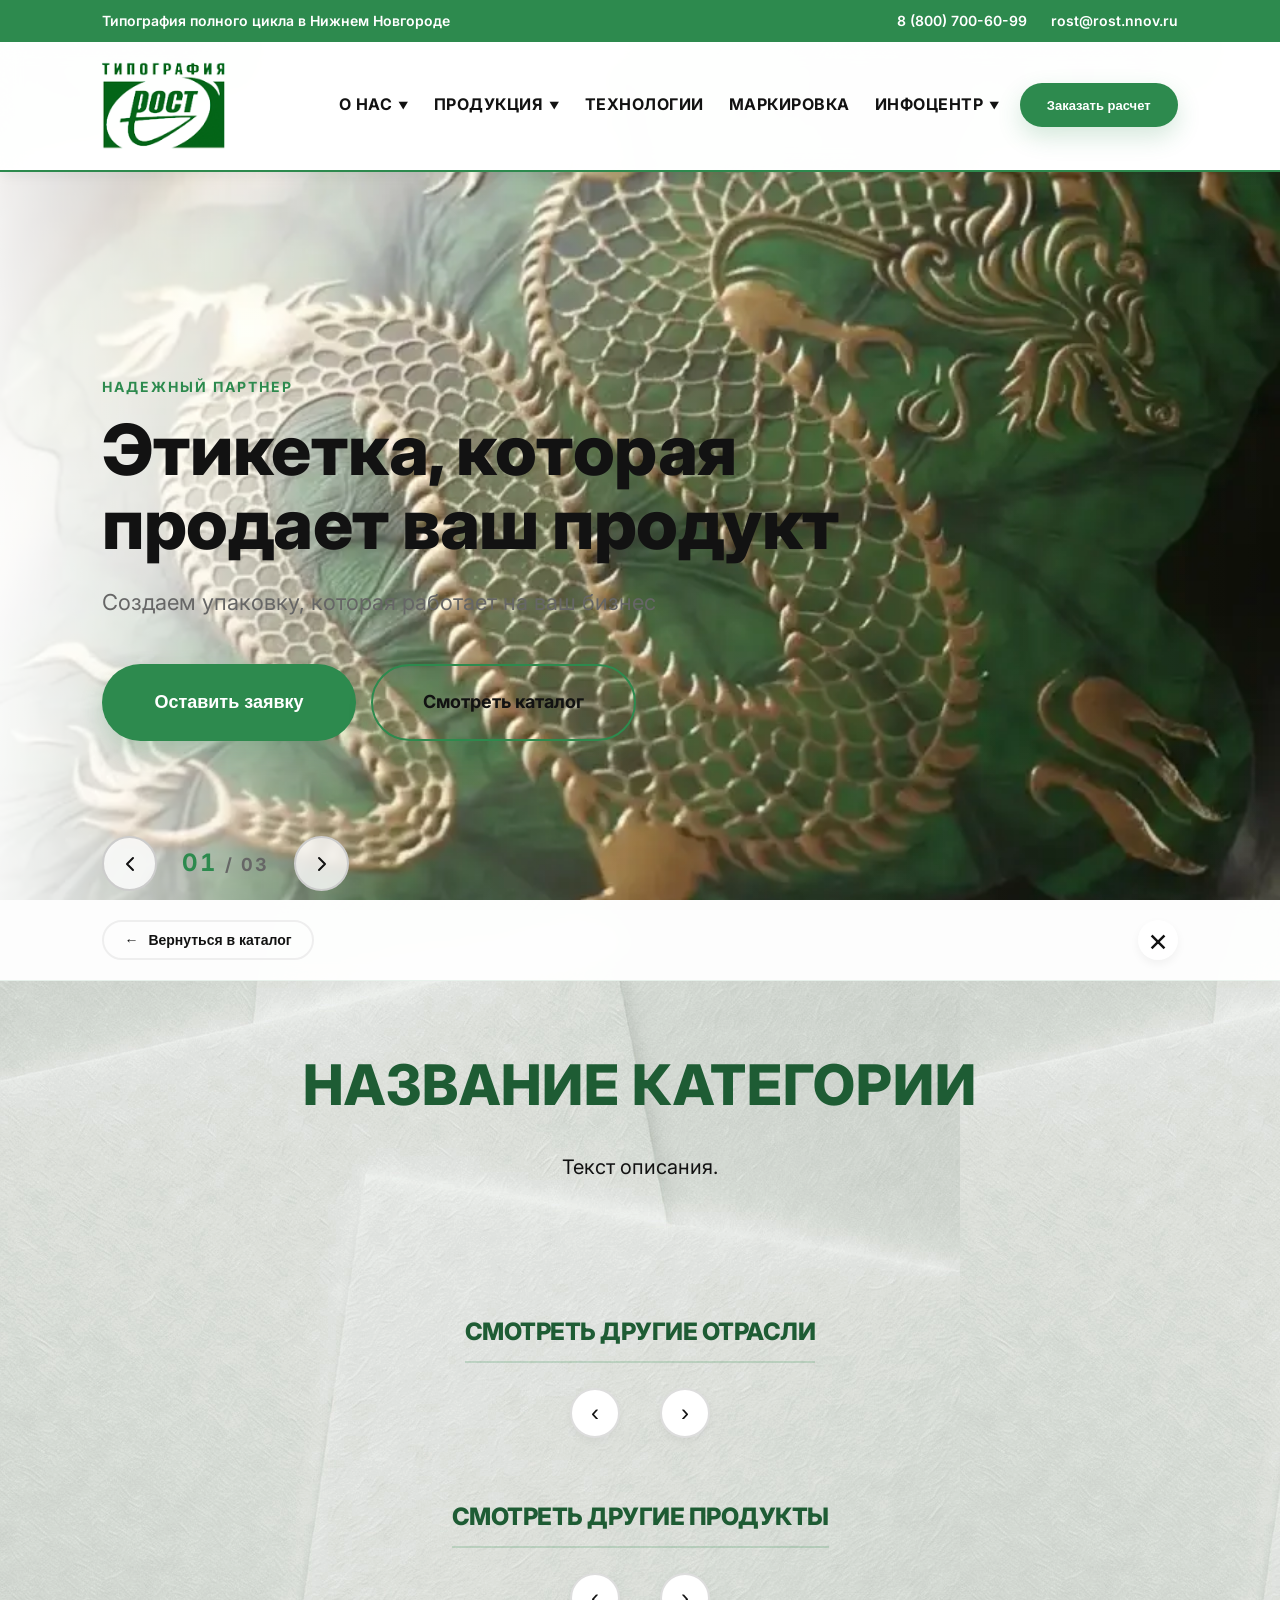
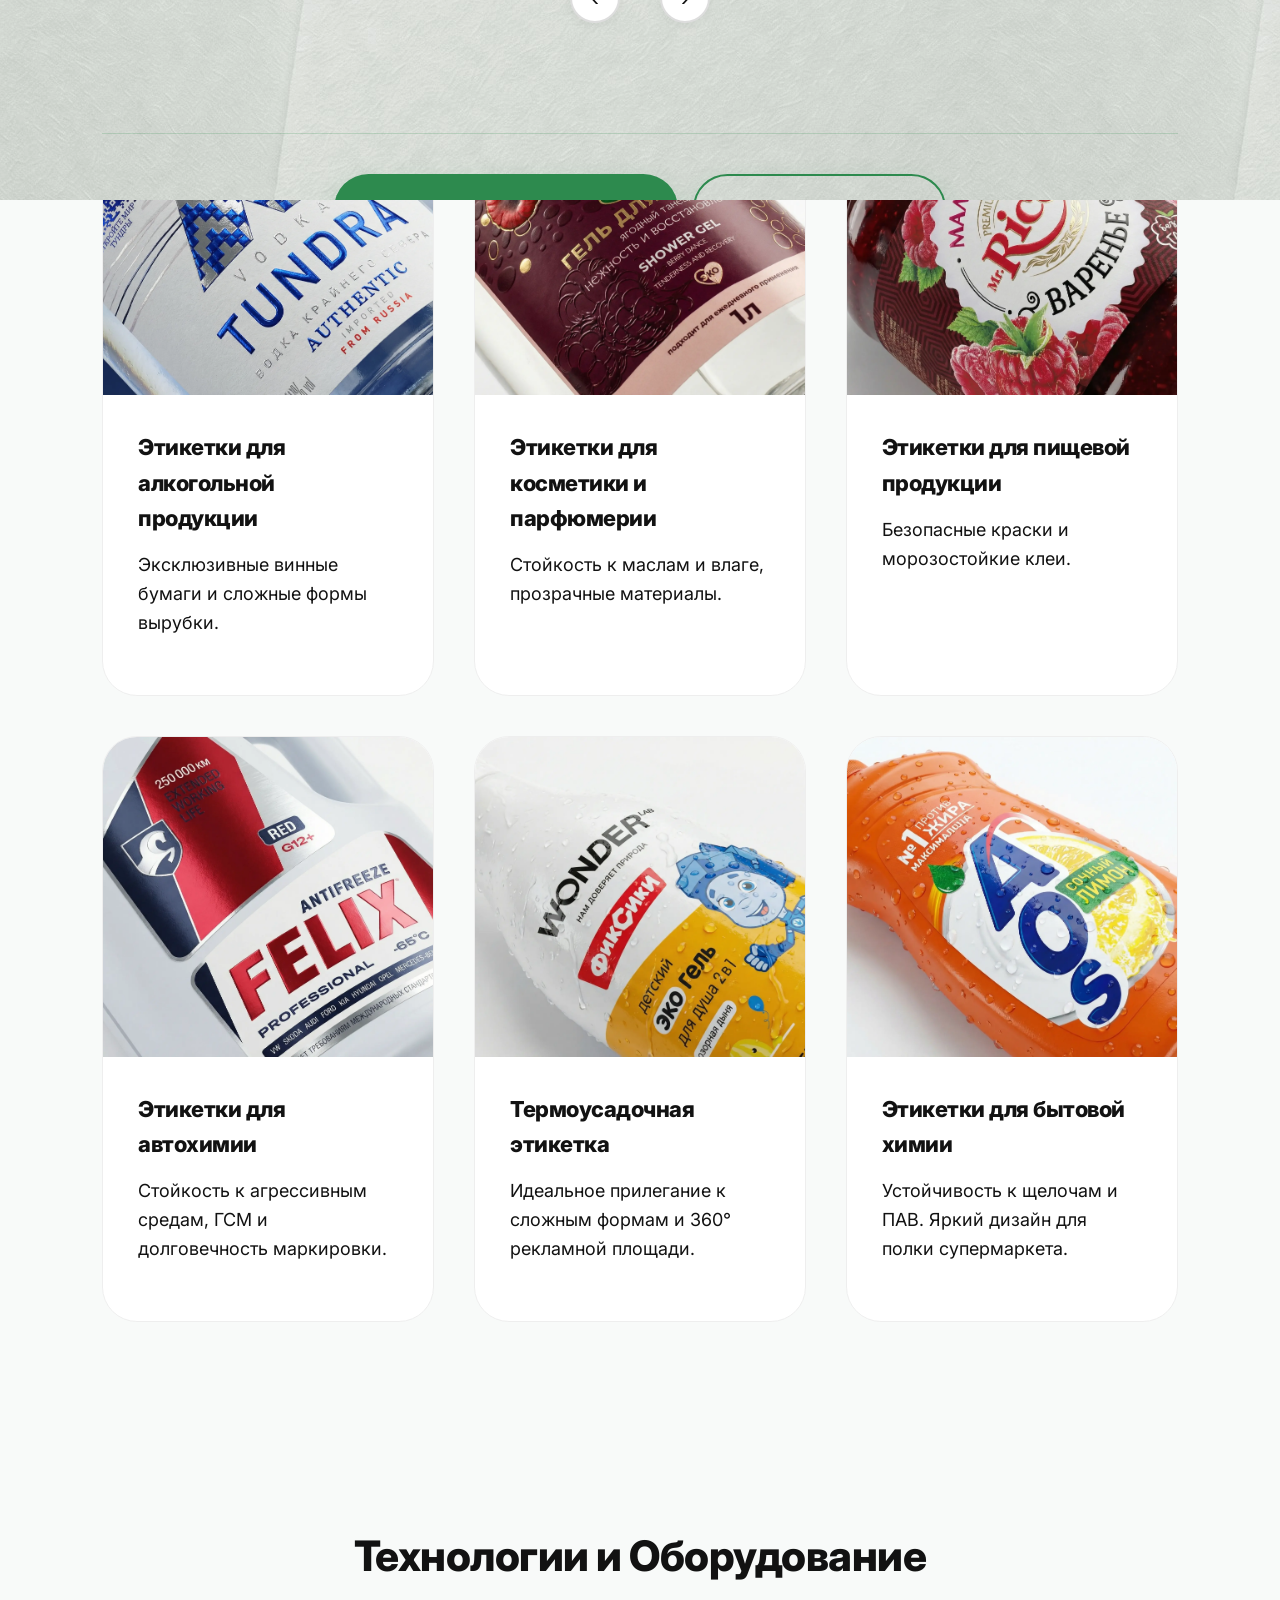
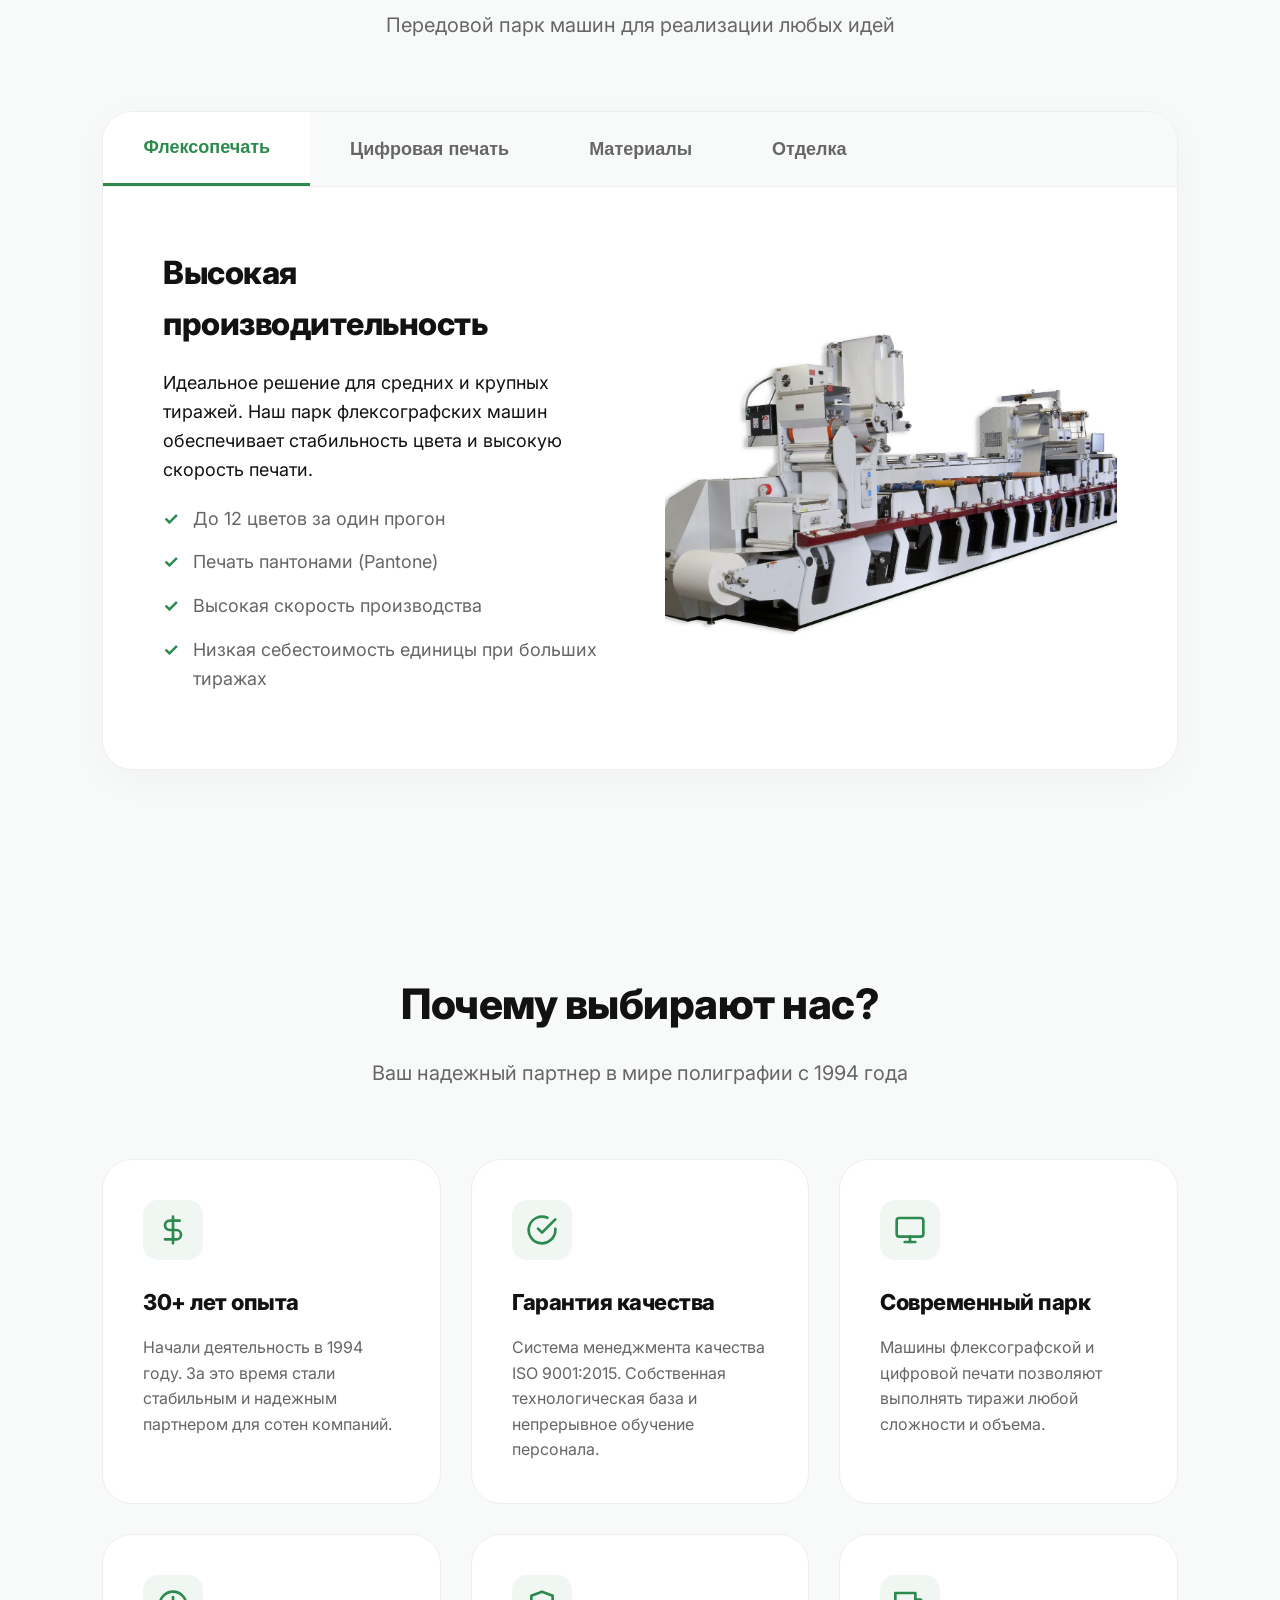
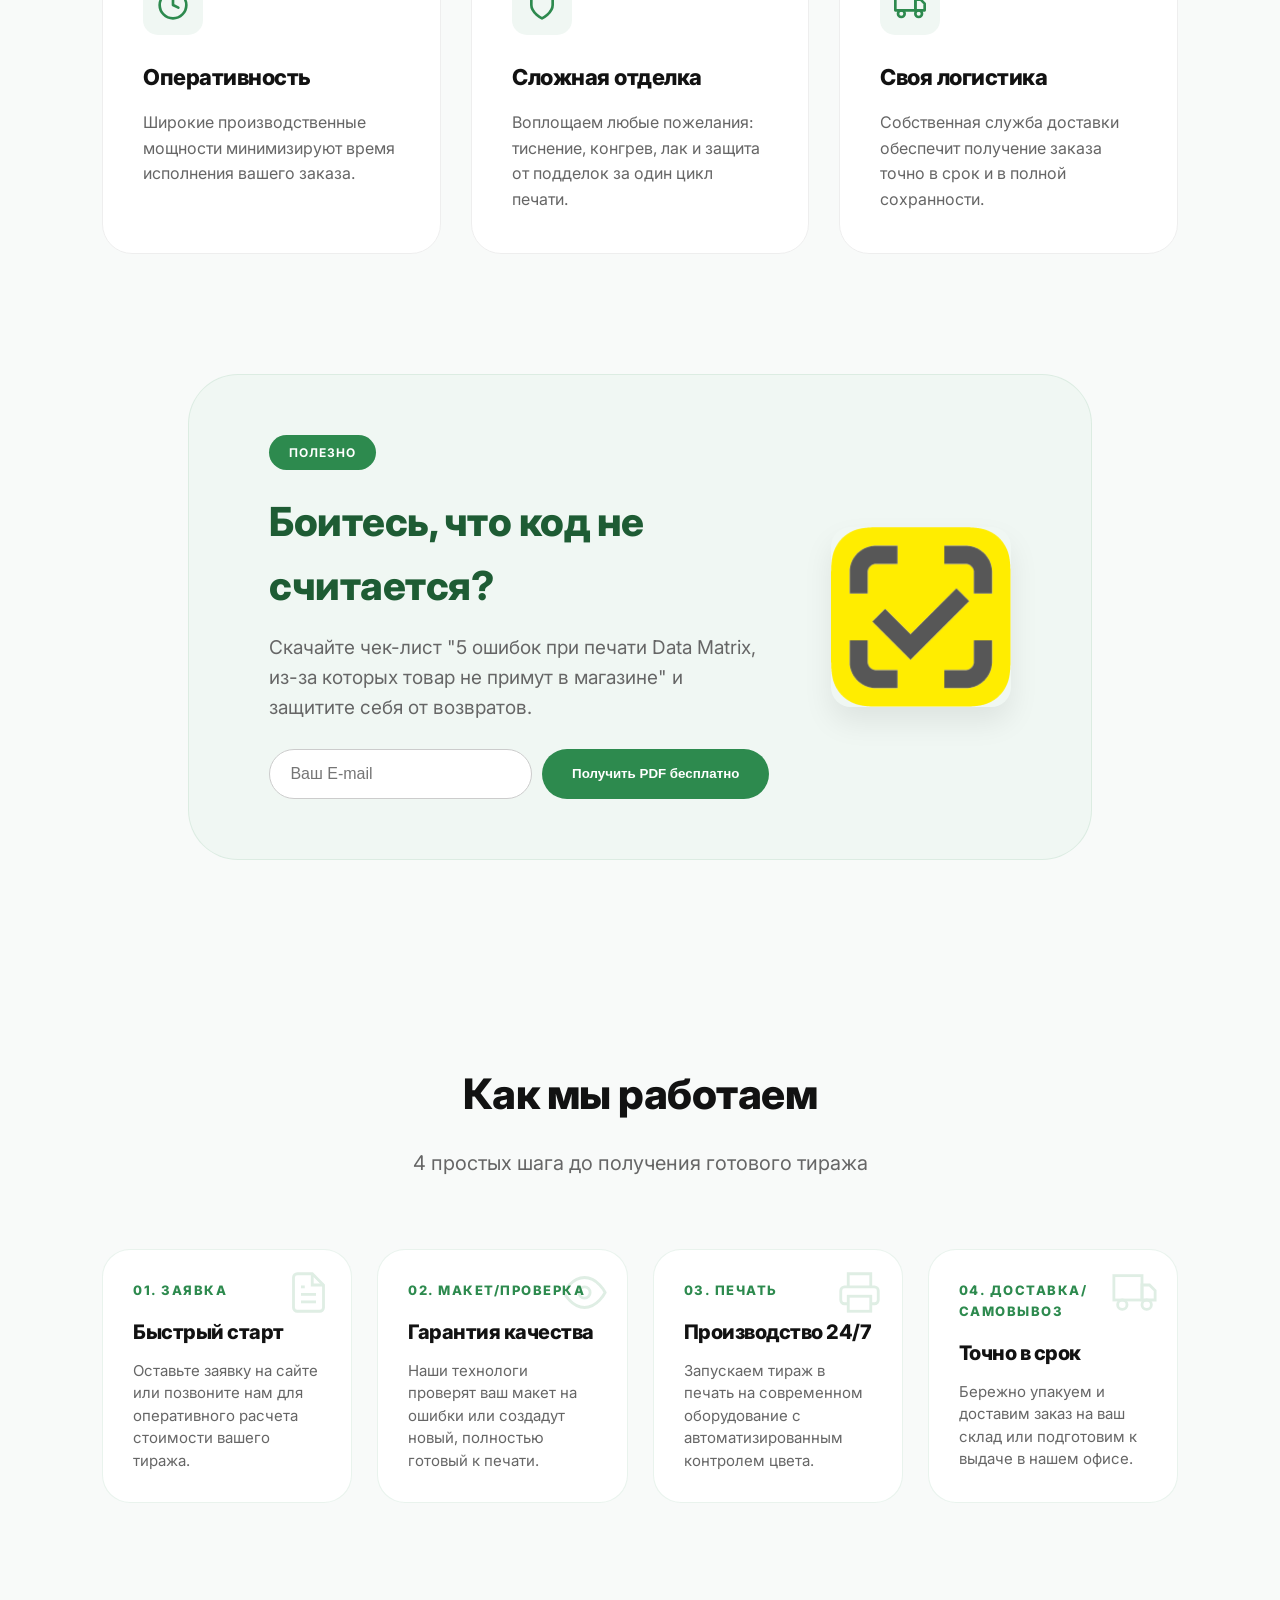
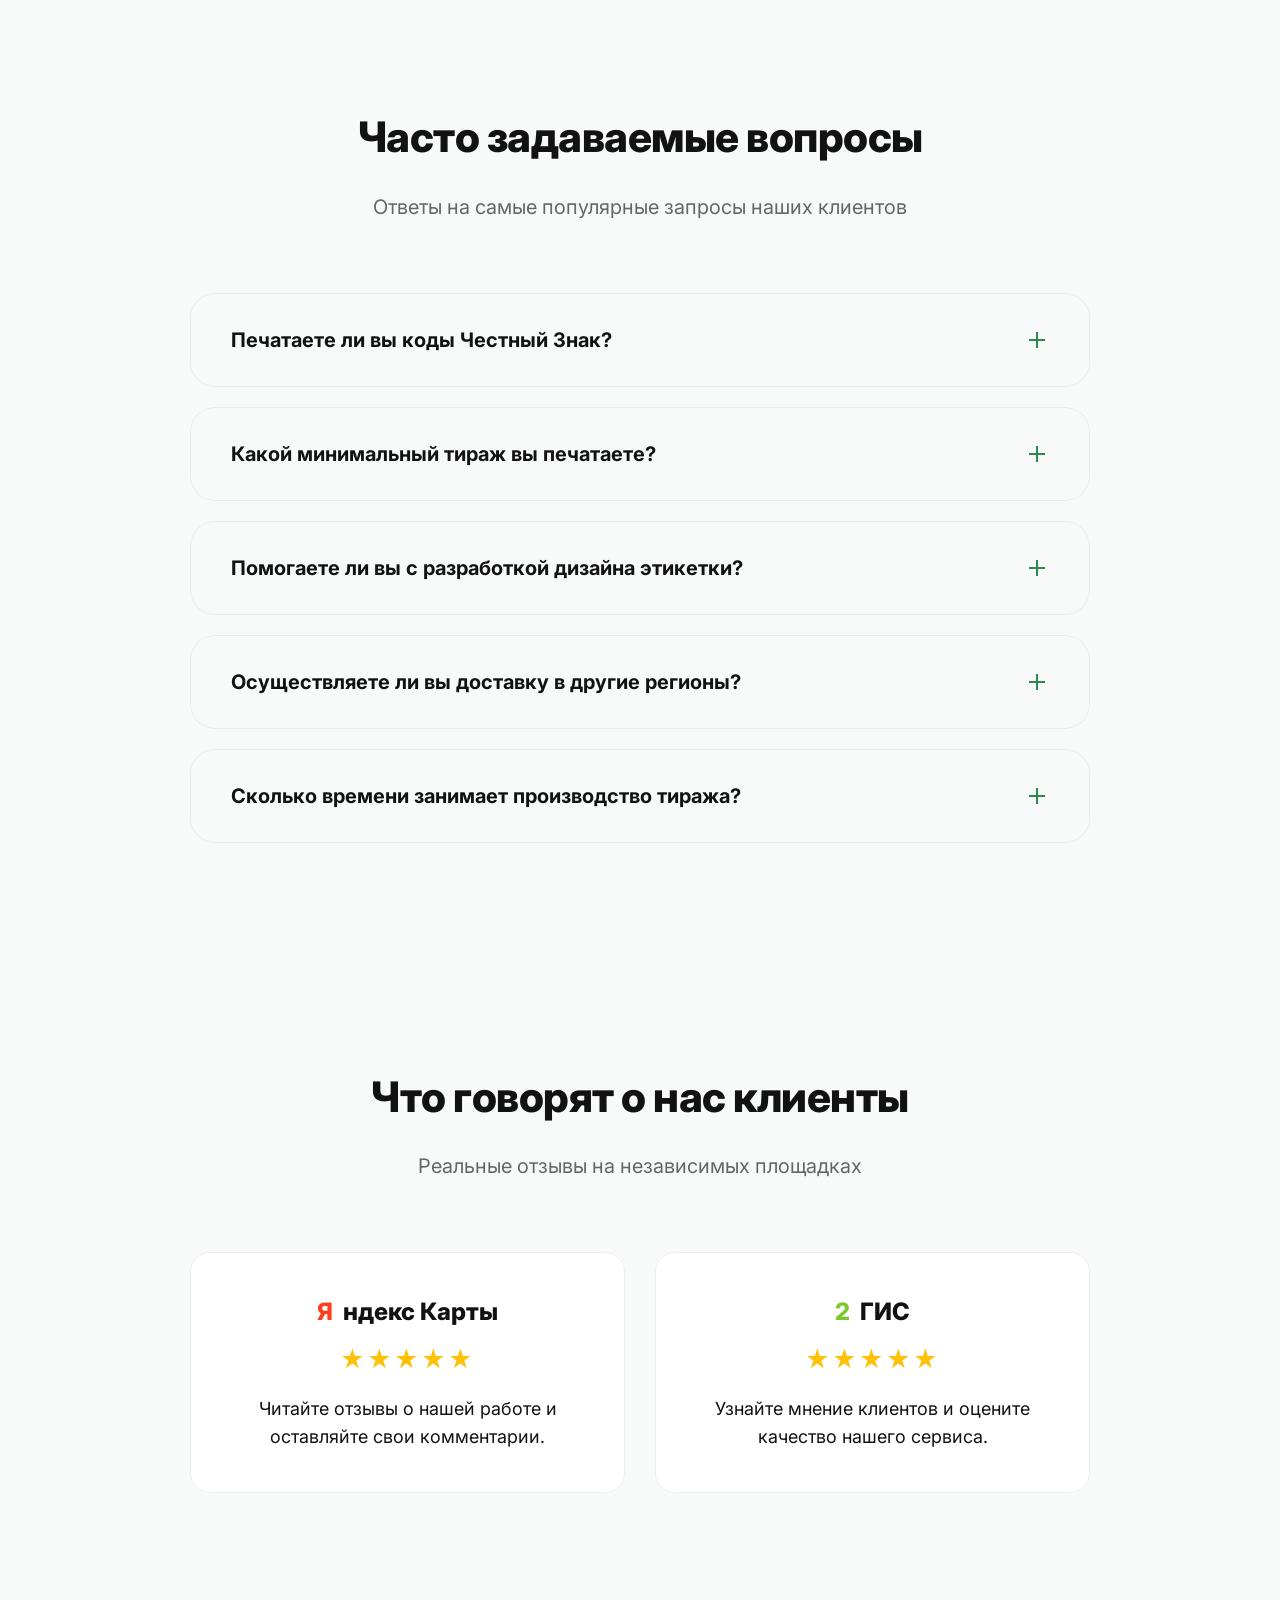
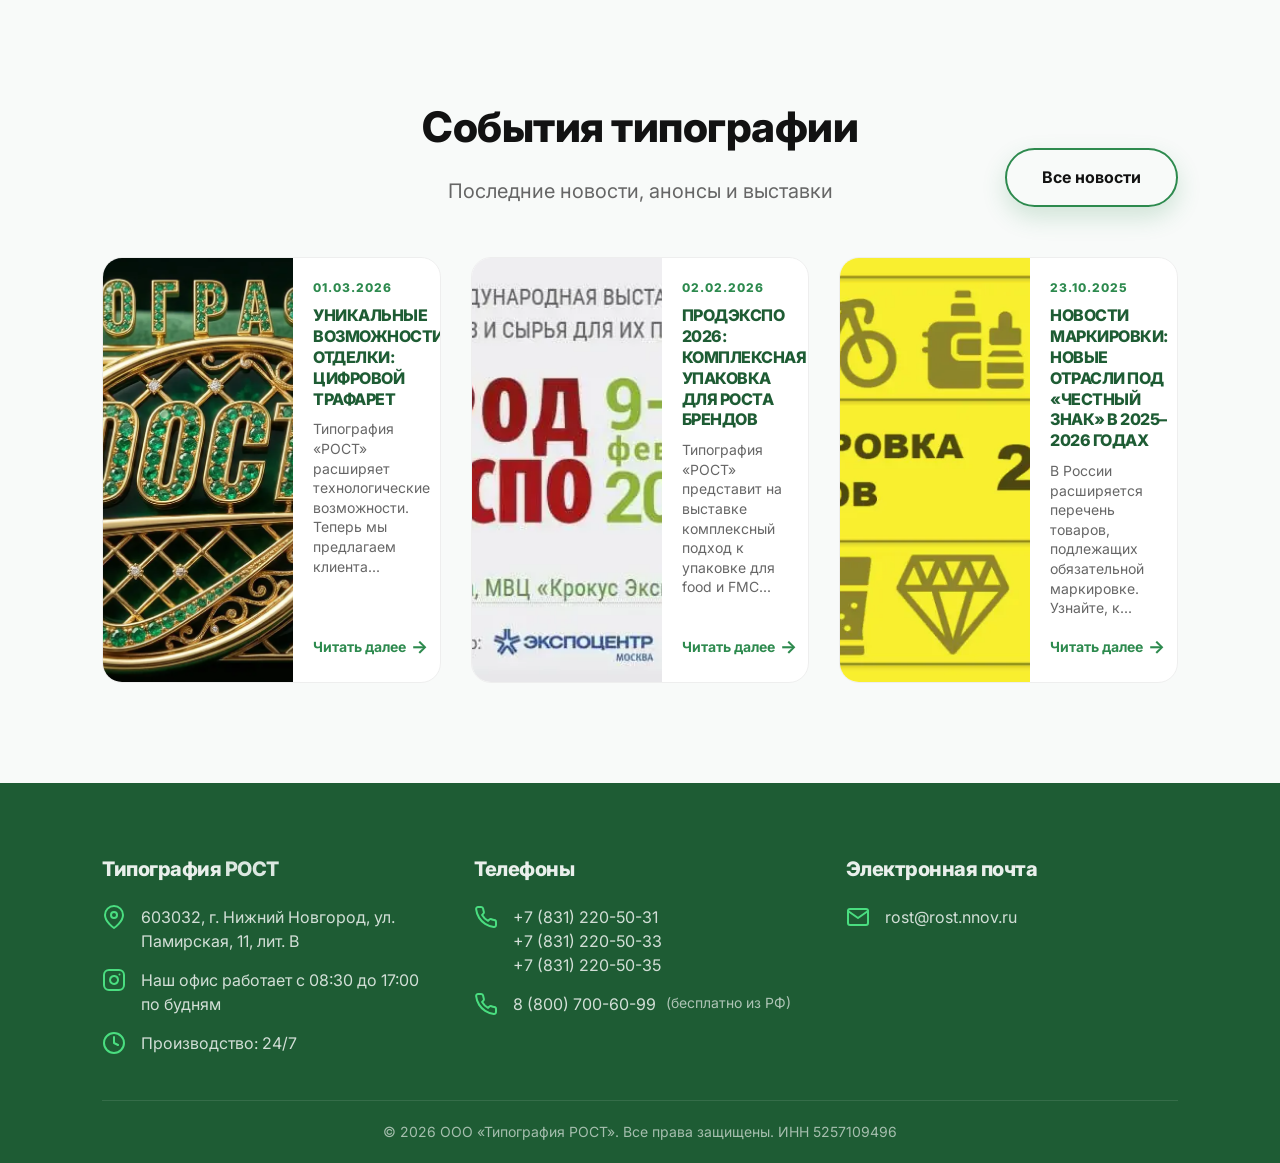
<file: index.html>
<!DOCTYPE html>
<html lang="ru">
<head>
    <meta charset="UTF-8">
    <meta name="viewport" content="width=device-width, initial-scale=1.0">
    
    <!-- SEO Meta Tags -->
    <title>Типография ПрессРост | Печать самоклеящихся этикеток в Нижнем Новгороде</title>
    <meta name="description" content="Инновационная печать этикеток полного цикла. Флексопечать, цифровая печать, маркировка Честный Знак. Оптовые поставки B2B в Нижнем Новгороде.">
    <link rel="canonical" href="https://pressrost.ru/">

    <!-- Open Graph -->
    <meta property="og:type" content="website">
    <meta property="og:url" content="https://pressrost.ru/">
    <meta property="og:title" content="Типография ПрессРост | Печать самоклеящихся этикеток">
    <meta property="og:description" content="Инновационная печать этикеток полного цикла. Флексопечать, цифровая печать, маркировка Честный Знак.">
    <meta property="og:image" content="https://pressrost.ru/img/og-image.jpg">

    <!-- Schema.org -->
    <script type="application/ld+json">
    {
      "@context": "https://schema.org",
      "@type": "LocalBusiness",
      "name": "Типография ПрессРост",
      "image": "https://pressrost.ru/img/logo.webp",
      "telephone": "8 (800) 700-60-99",
      "email": "rost@rost.nnov.ru",
      "url": "https://pressrost.ru/",
      "address": {
        "@type": "PostalAddress",
        "addressLocality": "Нижний Новгород",
        "streetAddress": "ул. Памирская, 11, лит. В",
        "postalCode": "603032",
        "addressCountry": "RU"
      }
    }
    </script>

    <link href="https://fonts.googleapis.com/css2?family=Inter:wght@400;600;700;800&display=swap" rel="stylesheet">
    <link href="https://unpkg.com/aos@2.3.1/dist/aos.css" rel="stylesheet">

    <!-- Подключаем внешний CSS файл -->
    <link rel="stylesheet" href="css/main.css">
    
    <!-- ПОДКЛЮЧАЕМ НАШИ ВЕБ-КОМПОНЕНТЫ -->
    <script src="js/header.js"></script>
    <script src="js/footer.js"></script>
    <script src="js/marking-block.js"></script>
</head>
<body>

    <!-- ВЫЗОВ ШАПКИ САЙТА ИЗ КОМПОНЕНТА -->
    <site-header></site-header>

    <main>
        <h1 class="visually-hidden">Инновационная печать этикеток полного цикла в Нижнем Новгороде</h1>

        <section class="hero-banner">
            <div class="hero-slide active">
                <div class="slide-bg">
                    <picture>
                        <source media="(max-width: 768px)" srcset="img/hero2-mobile.webp">
                        <img src="img/hero2.webp" alt="Склад рулонов этикеток">
                    </picture>
                </div>
                <div class="slide-container">
                    <div class="slide-text">
                        <span class="slide-label">Надежный партнер</span>
                        <div class="hero-title">Этикетка, которая продает ваш продукт</div>
                        <p>Создаем упаковку, которая работает на ваш бизнес</p>
                        <div class="slide-buttons">
                            <!-- trigger-modal автоматически связывается с окном из footer.js -->
                            <button class="btn btn-order trigger-modal">Оставить заявку</button>
                            <a href="#products" class="btn btn-outline-hero">Смотреть каталог</a>
                        </div>
                    </div>
                </div>
            </div>
            
            <div class="hero-slide">
                <div class="slide-bg">
                    <picture>
                        <source media="(max-width: 768px)" srcset="img/hero1-mobile.webp">
                        <img src="img/hero1.webp" alt="Производство этикеток">
                    </picture>
                </div>
                <div class="slide-container">
                    <div class="slide-text">
                        <span class="slide-label">Инновационная печать</span>
                        <div class="hero-title">РОСТ вашего бренда начинается с этикетки</div>
                        <p>Печать этикеток полного цикла для производителей любого масштаба</p>
                        <div class="slide-buttons">
                            <button class="btn btn-order trigger-modal">Оставить заявку</button>
                            <a href="#products" class="btn btn-outline-hero">Смотреть каталог</a>
                        </div>
                    </div>
                </div>
            </div>

            <div class="hero-slide">
                <div class="slide-bg">
                    <picture>
                        <source media="(max-width: 768px)" srcset="img/hero3-mobile.webp">
                        <img src="img/hero3.webp" alt="Новости типографии">
                    </picture>
                </div>
                <div class="slide-container">
                    <div class="slide-text">
                        <span class="slide-label">События и выставки</span>
                        <div class="hero-title">Анонсы и важные новости нашей типографии</div>
                        <p>Будьте в курсе последних технологических новинок, наших достижений и предстоящих мероприятий.</p>
                        <div class="slide-buttons">
                            <button class="btn btn-order trigger-modal">Оставить заявку</button>
                            <a href="news.html" class="btn btn-outline-hero">Смотреть новости</a>
                        </div>
                    </div>
                </div>
            </div>

            <div class="slider-controls">
                <button class="slider-btn prev-btn">
                    <svg width="24" height="24" viewBox="0 0 24 24" fill="none" stroke="currentColor" stroke-width="2" stroke-linecap="round" stroke-linejoin="round"><path d="M15 18l-6-6 6-6"/></svg>
                </button>
                <div class="slider-pagination">
                    <span class="current">01</span> / <span class="total">03</span>
                </div>
                <button class="slider-btn next-btn">
                    <svg width="24" height="24" viewBox="0 0 24 24" fill="none" stroke="currentColor" stroke-width="2" stroke-linecap="round" stroke-linejoin="round"><path d="M9 18l6-6-6-6"/></svg>
                </button>
            </div>
        </section>

        <section class="trust-section" data-aos="fade-in" data-aos-duration="1000">
            <h2 class="trust-title">Нам доверяют лидеры рынка</h2>
            <div class="logos-slider">
                <div class="logos-track">
                    <div class="logo-group">
                        <div class="logo-slide"><img src="img/SORDIS.png" alt="SORDIS" loading="lazy" onerror="this.style.display='none'"></div>
                        <div class="logo-slide"><img src="img/T-S-I.png" alt="T-S-I" loading="lazy" onerror="this.style.display='none'"></div>
                        <div class="logo-slide"><img src="img/OAO_HLEB.png" alt="ОАО Хлеб" loading="lazy" onerror="this.style.display='none'"></div>
                        <div class="logo-slide"><img src="img/CHZ.png" alt="ЧЗ" loading="lazy" onerror="this.style.display='none'"></div>
                        <div class="logo-slide"><img src="img/SYNERGETIC.png" alt="Synergetic" loading="lazy" onerror="this.style.display='none'"></div>
                        <div class="logo-slide"><img src="img/NEFIS.png" alt="Nefis" loading="lazy" onerror="this.style.display='none'"></div>
                        <div class="logo-slide"><img src="img/BMG.png" alt="BMG" loading="lazy" onerror="this.style.display='none'"></div>
                        <div class="logo-slide"><img src="img/DyadyaVANYA.png" alt="Дядя Ваня" loading="lazy" onerror="this.style.display='none'"></div>
                    </div>
                    
                    <div class="logo-group" aria-hidden="true">
                        <div class="logo-slide"><img src="img/SORDIS.png" alt="" loading="lazy"></div>
                        <div class="logo-slide"><img src="img/T-S-I.png" alt="" loading="lazy"></div>
                        <div class="logo-slide"><img src="img/OAO_HLEB.png" alt="" loading="lazy"></div>
                        <div class="logo-slide"><img src="img/CHZ.png" alt="" loading="lazy"></div>
                        <div class="logo-slide"><img src="img/SYNERGETIC.png" alt="" loading="lazy"></div>
                        <div class="logo-slide"><img src="img/NEFIS.png" alt="" loading="lazy"></div>
                        <div class="logo-slide"><img src="img/BMG.png" alt="" loading="lazy"></div>
                        <div class="logo-slide"><img src="img/DyadyaVANYA.png" alt="" loading="lazy"></div>
                    </div>
                </div>
            </div>
        </section>

        <section id="products" class="section">
            <div class="section-header" data-aos="fade-up">
                <h2>Наши решения</h2>
                <p>Специализированная этикетка для вашего бизнеса</p>
            </div>
            
            <div class="products-tabs-header" data-aos="fade-up">
                <button class="products-tab-btn active" onclick="openProductTab(event, 'tab-industries')">Отрасли</button>
                <button class="products-tab-btn" onclick="openProductTab(event, 'tab-products')">Продукция</button>
            </div>

            <div id="tab-industries" class="product-tab-content active">
                <div class="catalog-grid">
                    <div class="product-card" data-category="Алкогольная продукция" data-type="industry" data-prefix="alcohol" data-images-count="12" data-aos="fade-up" data-aos-delay="0">
                        <div class="product-img">
                            <img src="img/alcohol.webp" alt="Этикетка для алкоголя" loading="lazy" onerror="this.style.display='none';">
                        </div>
                        <div class="product-info">
                            <h3>Этикетки для алкогольной продукции</h3>
                            <p>Эксклюзивные винные бумаги и сложные формы вырубки.</p>
                            <div class="open-catalog-hint">Открыть каталог →</div>
                        </div>
                    </div>
                    <div class="product-card" data-category="Косметика и парфюмерия" data-type="industry" data-prefix="cosmetics" data-images-count="12" data-aos="fade-up" data-aos-delay="100">
                        <div class="product-img">
                            <img src="img/cosmetics.webp" alt="Этикетка для косметики" loading="lazy" onerror="this.style.display='none';">
                        </div>
                        <div class="product-info">
                            <h3>Этикетки для косметики и парфюмерии</h3>
                            <p>Стойкость к маслам и влаге, прозрачные материалы.</p>
                            <div class="open-catalog-hint">Открыть каталог →</div>
                        </div>
                    </div>
                    <div class="product-card" data-category="Пищевая продукция" data-type="industry" data-prefix="food" data-images-count="12" data-aos="fade-up" data-aos-delay="200">
                        <div class="product-img">
                            <img src="img/food.webp" alt="Этикетка для пищепрома" loading="lazy" onerror="this.style.display='none';">
                        </div>
                        <div class="product-info">
                            <h3>Этикетки для пищевой продукции</h3>
                            <p>Безопасные краски и морозостойкие клеи.</p>
                            <div class="open-catalog-hint">Открыть каталог →</div>
                        </div>
                    </div>
                    <div class="product-card" data-category="Автохимия" data-type="industry" data-prefix="autochem" data-images-count="12" data-aos="fade-up" data-aos-delay="0">
                        <div class="product-img">
                            <img src="img/autochem.webp" alt="Этикетка для автохимии" loading="lazy" onerror="this.style.display='none';">
                        </div>
                        <div class="product-info">
                            <h3>Этикетки для автохимии</h3>
                            <p>Стойкость к агрессивным средам, ГСМ и долговечность маркировки.</p>
                            <div class="open-catalog-hint">Открыть каталог →</div>
                        </div>
                    </div>
                    <div class="product-card" data-category="Термоусадочная этикетка" data-type="industry" data-prefix="shrink" data-images-count="12" data-aos="fade-up" data-aos-delay="100">
                        <div class="product-img">
                            <img src="img/shrink.webp" alt="Термоусадочная этикетка" loading="lazy" onerror="this.style.display='none';">
                        </div>
                        <div class="product-info">
                            <h3>Термоусадочная этикетка</h3>
                            <p>Идеальное прилегание к сложным формам и 360° рекламной площади.</p>
                            <div class="open-catalog-hint">Открыть каталог →</div>
                        </div>
                    </div>
                    <div class="product-card" data-category="Бытовая химия" data-type="industry" data-prefix="household" data-images-count="12" data-aos="fade-up" data-aos-delay="200">
                        <div class="product-img">
                            <img src="img/household.webp" alt="Этикетка для бытовой химии" loading="lazy" onerror="this.style.display='none';">
                        </div>
                        <div class="product-info">
                            <h3>Этикетки для бытовой химии</h3>
                            <p>Устойчивость к щелочам и ПАВ. Яркий дизайн для полки супермаркета.</p>
                            <div class="open-catalog-hint">Открыть каталог →</div>
                        </div>
                    </div>
                </div>
            </div>

            <div id="tab-products" class="product-tab-content">
                <div class="catalog-grid">
                    <div class="product-card" data-category="Самоклеящиеся этикетки" data-type="product" data-prefix="self_adhesive" data-images-count="12" data-aos="fade-up" data-aos-delay="0">
                        <div class="product-img">
                            <img src="img/self_adhesive.webp" alt="Самоклеящиеся этикетки" loading="lazy" onerror="this.style.display='none';">
                        </div>
                        <div class="product-info">
                            <h3>Самоклеящиеся этикетки</h3>
                            <p>Универсальное решение для любого вида продукции.</p>
                            <div class="open-catalog-hint">Открыть каталог →</div>
                        </div>
                    </div>
                    <div class="product-card" data-category="Термоусадочные этикетки" data-type="product" data-prefix="shrink_labels" data-images-count="12" data-aos="fade-up" data-aos-delay="100">
                        <div class="product-img">
                            <img src="img/shrink_labels.webp" alt="Термоусадочные этикетки" loading="lazy" onerror="this.style.display='none';">
                        </div>
                        <div class="product-info">
                            <h3>Термоусадочные этикетки</h3>
                            <p>Полный охват тары любой сложной формы.</p>
                            <div class="open-catalog-hint">Открыть каталог →</div>
                        </div>
                    </div>
                    <div class="product-card" data-category="Цифровая этикетка" data-type="product" data-prefix="digital_labels" data-images-count="12" data-aos="fade-up" data-aos-delay="200">
                        <div class="product-img">
                            <img src="img/digital_labels.webp" alt="Цифровая этикетка" loading="lazy" onerror="this.style.display='none';">
                        </div>
                        <div class="product-info">
                            <h3>Цифровая этикетка</h3>
                            <p>Идеально для малых тиражей и персонализации продукта.</p>
                            <div class="open-catalog-hint">Открыть каталог →</div>
                        </div>
                    </div>
                    <div class="product-card" data-category="Честный Знак" data-type="product" data-prefix="chestny_znak" data-images-count="12" data-aos="fade-up" data-aos-delay="0">
                        <div class="product-img">
                            <img src="img/chestny_znak.webp" alt="Честный Знак" loading="lazy" onerror="this.style.display='none';">
                        </div>
                        <div class="product-info">
                            <h3>Честный Знак</h3>
                            <p>Надежная печать кодов Data Matrix с гарантией считываемости.</p>
                            <div class="open-catalog-hint">Открыть каталог →</div>
                        </div>
                    </div>
                    <div class="product-card" data-category="Трафаретная печать" data-type="product" data-prefix="screen_printing" data-images-count="12" data-aos="fade-up" data-aos-delay="100">
                        <div class="product-img">
                            <img src="img/screen_printing.webp" alt="Трафаретная печать" loading="lazy" onerror="this.style.display='none';">
                        </div>
                        <div class="product-info">
                            <h3>Трафаретная печать</h3>
                            <p>Насыщенные цвета и ощутимый объем краски.</p>
                            <div class="open-catalog-hint">Открыть каталог →</div>
                        </div>
                    </div>
                    <div class="product-card" data-category="Цифровой трафарет и тиснение" data-type="product" data-prefix="digital_embossing" data-images-count="12" data-aos="fade-up" data-aos-delay="200">
                        <div class="product-img">
                            <img src="img/digital_embossing.webp" alt="Цифровой трафарет и тиснение" loading="lazy" onerror="this.style.display='none';">
                        </div>
                        <div class="product-info">
                            <h3>Цифровой трафарет и тиснение</h3>
                            <p>Премиальная отделка без затрат на печатные формы.</p>
                            <div class="open-catalog-hint">Открыть каталог →</div>
                        </div>
                    </div>
                    <div class="product-card" data-category="БОПП" data-type="product" data-prefix="bopp" data-images-count="12" data-aos="fade-up" data-aos-delay="300">
                        <div class="product-img">
                            <img src="img/bopp.webp" alt="БОПП этикетки" loading="lazy" onerror="this.style.display='none';">
                        </div>
                        <div class="product-info">
                            <h3>БОПП этикетки</h3>
                            <p>Круговая этикетка для ПЭТ-тары: прочность, влагостойкость и выгода на больших тиражах.</p>
                            <div class="open-catalog-hint">Открыть каталог →</div>
                        </div>
                    </div>
                </div>
            </div>
        </section>

        <section id="technologies" class="section">
            <div class="section-header" data-aos="fade-up">
                <h2>Технологии и Оборудование</h2>
                <p>Передовой парк машин для реализации любых идей</p>
            </div>
            <div class="tabs-container" data-aos="fade-up">
                <div class="tabs-header">
                    <button class="tab-btn active" onclick="openTechTab(event, 'tab-flexo')">Флексопечать</button>
                    <button class="tab-btn" onclick="openTechTab(event, 'tab-digital')">Цифровая печать</button>
                    <button class="tab-btn" onclick="openTechTab(event, 'tab-materials')">Материалы</button>
                    <button class="tab-btn" onclick="openTechTab(event, 'tab-finish')">Отделка</button>
                </div>
                
                <div class="accordion-wrapper">
                    <button class="mobile-accordion-btn active" onclick="toggleAccordion('tab-flexo', this)">Флексопечать <span class="icon">+</span></button>
                    <div id="tab-flexo" class="tab-content active">
                        <div class="tab-grid">
                            <div class="tab-text">
                                <h3>Высокая производительность</h3>
                                <p>Идеальное решение для средних и крупных тиражей. Наш парк флексографских машин обеспечивает стабильность цвета и высокую скорость печати.</p>
                                <ul>
                                    <li>До 12 цветов за один прогон</li>
                                    <li>Печать пантонами (Pantone)</li>
                                    <li>Высокая скорость производства</li>
                                    <li>Низкая себестоимость единицы при больших тиражах</li>
                                </ul>
                            </div>
                            <div class="tab-image"><img src="img/technology_flexo.webp" alt="Флексопечать" loading="lazy" onerror="this.src='img/hero1.webp'"></div>
                        </div>
                    </div>
                </div>

                <div class="accordion-wrapper">
                    <button class="mobile-accordion-btn" onclick="toggleAccordion('tab-digital', this)">Цифровая печать <span class="icon">+</span></button>
                    <div id="tab-digital" class="tab-content">
                        <div class="tab-grid">
                            <div class="tab-text">
                                <h3>Гибкость и персонализация</h3>
                                <p>Цифровая печать позволяет выпускать пробные партии, лимитированные коллекции и персонализированную этикетку без затрат на печатные формы.</p>
                                <ul>
                                    <li>Тиражи от 1 экземпляра</li>
                                    <li>Переменные данные (номера, штрих-коды)</li>
                                    <li>Фотографическое качество печати</li>
                                    <li>Минимальные сроки запуска</li>
                                </ul>
                            </div>
                            <div class="tab-image"><img src="img/technology_digital.webp" alt="Цифровая печать" loading="lazy" onerror="this.src='img/hero2.webp'"></div>
                        </div>
                    </div>
                </div>

                <div class="accordion-wrapper">
                    <button class="mobile-accordion-btn" onclick="toggleAccordion('tab-materials', this)">Материалы <span class="icon">+</span></button>
                    <div id="tab-materials" class="tab-content">
                        <div class="tab-grid">
                            <div class="tab-text">
                                <h3>Под любые задачи</h3>
                                <p>Мы работаем с широчайшим спектром запечатываемых материалов от ведущих мировых производителей.</p>
                                <ul>
                                    <li>Самоклеящиеся бумаги (полуглянец, винные, металлизированные)</li>
                                    <li>Пленки PP и PE (прозрачные, белые)</li>
                                    <li>Термоусадочные рукавные пленки (PVC, PET)</li>
                                    <li>Специальные клеи (смываемые, морозостойкие, усиленные)</li>
                                </ul>
                            </div>
                            <div class="tab-image"><img src="img/technology_materials.webp" alt="Материалы для печати" loading="lazy" onerror="this.src='img/shrink.webp'"></div>
                        </div>
                    </div>
                </div>

                <div class="accordion-wrapper">
                    <button class="mobile-accordion-btn" onclick="toggleAccordion('tab-finish', this)">Отделка <span class="icon">+</span></button>
                    <div id="tab-finish" class="tab-content">
                        <div class="tab-grid">
                            <div class="tab-text">
                                <h3>Премиальный вид</h3>
                                <p>Постпечатная обработка превращает простую этикетку в произведение искусства, выделяя ваш товар на полке.</p>
                                <ul>
                                    <li>Горячее и холодное тиснение фольгой</li>
                                    <li>Конгревное тиснение (объем)</li>
                                    <li>Выборочное и сплошное лакирование</li>
                                    <li>Трафаретный лак</li>
                                    <li>Сложная фигурная высечка</li>
                                </ul>
                            </div>
                            <div class="tab-image"><img src="img/technology_finishing.webp" alt="Отделка этикетки" loading="lazy" onerror="this.src='img/alcohol.webp'"></div>
                        </div>
                    </div>
                </div>
            </div>
        </section>

        <section class="section" id="why-us">
            <div class="section-header" data-aos="fade-up">
                <h2>Почему выбирают нас?</h2>
                <p>Ваш надежный партнер в мире полиграфии с 1994 года</p>
            </div>
            <div class="why-us-grid">
                <div class="why-us-card" data-aos="fade-up" data-aos-delay="0">
                    <div class="why-us-icon">
                        <svg width="32" height="32" viewBox="0 0 24 24" fill="none" stroke="currentColor" stroke-width="2" stroke-linecap="round" stroke-linejoin="round"><path d="M12 2v20M17 5H9.5a3.5 3.5 0 0 0 0 7h5a3.5 3.5 0 0 1 0 7H6"/></svg>
                    </div>
                    <h3>30+ лет опыта</h3>
                    <p>Начали деятельность в 1994 году. За это время стали стабильным и надежным партнером для сотен компаний.</p>
                </div>
                <div class="why-us-card" data-aos="fade-up" data-aos-delay="100">
                    <div class="why-us-icon">
                        <svg width="32" height="32" viewBox="0 0 24 24" fill="none" stroke="currentColor" stroke-width="2" stroke-linecap="round" stroke-linejoin="round"><path d="M22 11.08V12a10 10 0 1 1-5.93-9.14"/><polyline points="22 4 12 14.01 9 11.01"/></svg>
                    </div>
                    <h3>Гарантия качества</h3>
                    <p>Система менеджмента качества ISO 9001:2015. Собственная технологическая база и непрерывное обучение персонала.</p>
                </div>
                <div class="why-us-card" data-aos="fade-up" data-aos-delay="200">
                    <div class="why-us-icon">
                        <svg width="32" height="32" viewBox="0 0 24 24" fill="none" stroke="currentColor" stroke-width="2" stroke-linecap="round" stroke-linejoin="round"><rect x="2" y="3" width="20" height="14" rx="2" ry="2"/><line x1="8" y1="21" x2="16" y2="21"/><line x1="12" y1="17" x2="12" y2="21"/></svg>
                    </div>
                    <h3>Современный парк</h3>
                    <p>Машины флексографской и цифровой печати позволяют выполнять тиражи любой сложности и объема.</p>
                </div>
                <div class="why-us-card" data-aos="fade-up" data-aos-delay="300">
                    <div class="why-us-icon">
                        <svg width="32" height="32" viewBox="0 0 24 24" fill="none" stroke="currentColor" stroke-width="2" stroke-linecap="round" stroke-linejoin="round"><circle cx="12" cy="12" r="10"/><polyline points="12 6 12 12 16 14"/></svg>
                    </div>
                    <h3>Оперативность</h3>
                    <p>Широкие производственные мощности минимизируют время исполнения вашего заказа.</p>
                </div>
                <div class="why-us-card" data-aos="fade-up" data-aos-delay="400">
                    <div class="why-us-icon">
                        <svg width="32" height="32" viewBox="0 0 24 24" fill="none" stroke="currentColor" stroke-width="2" stroke-linecap="round" stroke-linejoin="round"><path d="M12 22s8-4 8-10V5l-8-3-8 3v7c0 6 8 10 8 10z"/></svg>
                    </div>
                    <h3>Сложная отделка</h3>
                    <p>Воплощаем любые пожелания: тиснение, конгрев, лак и защита от подделок за один цикл печати.</p>
                </div>
                <div class="why-us-card" data-aos="fade-up" data-aos-delay="500">
                    <div class="why-us-icon">
                        <svg width="32" height="32" viewBox="0 0 24 24" fill="none" stroke="currentColor" stroke-width="2" stroke-linecap="round" stroke-linejoin="round"><rect x="1" y="3" width="15" height="13"/><polyline points="16 8 20 8 23 11 23 16 16 16 16 8"/><circle cx="5.5" cy="18.5" r="2.5"/><circle cx="18.5" cy="18.5" r="2.5"/></svg>
                    </div>
                    <h3>Своя логистика</h3>
                    <p>Собственная служба доставки обеспечит получение заказа точно в срок и в полной сохранности.</p>
                </div>
            </div>
        </section>

        <!-- ВЫЗОВ УМНОГО ВЕБ-КОМПОНЕНТА "БЛОК ЗАЯВКИ" -->
        <marking-block id="marking"></marking-block>

        <section class="section" id="process" style="background-color: transparent;">
            <div class="section-header" data-aos="fade-up">
                <h2>Как мы работаем</h2>
                <p>4 простых шага до получения готового тиража</p>
            </div>
            <div class="hero-steps">
                <div class="step-mini-card" data-aos="fade-up" data-aos-delay="0">
                    <svg class="step-icon" viewBox="0 0 24 24" fill="none" stroke="currentColor" stroke-width="1.5"><path d="M14 2H6a2 2 0 0 0-2 2v16a2 2 0 0 0 2 2h12a2 2 0 0 0 2-2V8z"></path><polyline points="14 2 14 8 20 8"></polyline><line x1="16" y1="13" x2="8" y2="13"></line><line x1="16" y1="17" x2="8" y2="17"></line><polyline points="10 9 9 9 8 9"></polyline></svg>
                    <div class="step-num">01. Заявка</div>
                    <h3>Быстрый старт</h3>
                    <p>Оставьте заявку на сайте или позвоните нам для оперативного расчета стоимости вашего тиража.</p>
                </div>
                <div class="step-mini-card" data-aos="fade-up" data-aos-delay="100">
                    <svg class="step-icon" viewBox="0 0 24 24" fill="none" stroke="currentColor" stroke-width="1.5"><path d="M1 12s4-8 11-8 11 8 11 8-4 8-11 8-11-8-11-8z"></path><circle cx="12" cy="12" r="3"></circle></svg>
                    <div class="step-num">02. Макет/проверка</div>
                    <h3>Гарантия качества</h3>
                    <p>Наши технологи проверят ваш макет на ошибки или создадут новый, полностью готовый к печати.</p>
                </div>
                <div class="step-mini-card" data-aos="fade-up" data-aos-delay="200">
                    <svg class="step-icon" viewBox="0 0 24 24" fill="none" stroke="currentColor" stroke-width="1.5"><polyline points="6 9 6 2 18 2 18 9"></polyline><path d="M6 18H4a2 2 0 0 1-2-2v-5a2 2 0 0 1 2-2h16a2 2 0 0 1 2 2v5a2 2 0 0 1-2 2h-2"></path><rect x="6" y="14" width="12" height="8"></rect></svg>
                    <div class="step-num">03. Печать</div>
                    <h3>Производство 24/7</h3>
                    <p>Запускаем тираж в печать на современном оборудование с автоматизированным контролем цвета.</p>
                </div>
                <div class="step-mini-card" data-aos="fade-up" data-aos-delay="300">
                    <svg class="step-icon" viewBox="0 0 24 24" fill="none" stroke="currentColor" stroke-width="1.5"><rect x="1" y="3" width="15" height="13"></rect><polygon points="16 8 20 8 23 11 23 16 16 16 16 8"></polygon><circle cx="5.5" cy="18.5" r="2.5"></circle><circle cx="18.5" cy="18.5" r="2.5"></circle></svg>
                    <div class="step-num">04. Доставка/самовывоз</div>
                    <h3>Точно в срок</h3>
                    <p>Бережно упакуем и доставим заказ на ваш склад или подготовим к выдаче в нашем офисе.</p>
                </div>
            </div>
        </section>

        <section id="faq" class="section">
            <div class="section-header" data-aos="fade-up">
                <h2>Часто задаваемые вопросы</h2>
                <p>Ответы на самые популярные запросы наших клиентов</p>
            </div>
            <div class="faq-container">
                <div class="faq-item" data-aos="fade-up" data-aos-delay="0">
                    <div class="faq-question">Печатаете ли вы коды Честный Знак? <div class="faq-icon"></div></div>
                    <div class="faq-answer">Да, мы осуществляем печать кодов маркировки «Честный Знак». Гарантируем 100% считываемость благодаря автоматизированному контролю на производственной линии. Вы можете предоставить нам готовые коды, или мы сгенерируем их сами.</div>
                </div>
                <div class="faq-item" data-aos="fade-up" data-aos-delay="100">
                    <div class="faq-question">Какой минимальный тираж вы печатаете? <div class="faq-icon"></div></div>
                    <div class="faq-answer">Мы работаем с любыми объемами, однако оптимальная стоимость за единицу продукции достигается при тиражах от 1000 штук для флексопечати. Для малых тиражей мы предлагаем цифровую печать.</div>
                </div>
                <div class="faq-item" data-aos="fade-up" data-aos-delay="200">
                    <div class="faq-question">Помогаете ли вы с разработкой дизайна этикетки? <div class="faq-icon"></div></div>
                    <div class="faq-answer">Да, у нас есть собственная дизайн-студия. Мы можем как доработать ваш текущий макет под технические требования, так и разработать концепцию упаковки с нуля.</div>
                </div>
                <div class="faq-item" data-aos="fade-up" data-aos-delay="300">
                    <div class="faq-question">Осуществляете ли вы доставку в другие регионы? <div class="faq-icon"></div></div>
                    <div class="faq-answer">Конечно. Помимо собственной логистики по Нижнему Новгороду и области, мы сотрудничаем со всеми ведущими транспортными компаниями для доставки заказов по всей России.</div>
                </div>
                <div class="faq-item" data-aos="fade-up" data-aos-delay="400">
                    <div class="faq-question">Сколько времени занимает производство тиража? <div class="faq-icon"></div></div>
                    <div class="faq-answer">Средний срок производства составляет от 3 до 7 рабочих дней с момента утверждения макета и поступления оплаты. Точные сроки зависят от сложности отделки и объема заказа.</div>
                </div>
            </div>
        </section>

        <section id="reviews" class="section">
            <div class="section-header" data-aos="fade-up">
                <h2>Что говорят о нас клиенты</h2>
                <p>Реальные отзывы на независимых площадках</p>
            </div>
            <div class="reviews-grid">
                <a href="https://yandex.ru/maps/org/tipografiya_rost/1078325430/reviews/?ll=43.940849%2C56.269816&z=17" target="_blank" class="review-card" data-aos="fade-up" data-aos-delay="0">
                    <div class="review-source"><span style="color: #FC3F1D;">Я</span>ндекс Карты</div>
                    <div class="stars">★★★★★</div>
                    <div class="review-text">Читайте отзывы о нашей работе и оставляйте свои комментарии.</div>
                </a>
                <a href="https://2gis.ru/n_novgorod/firm/2674540559731269/tab/reviews" target="_blank" class="review-card" data-aos="fade-up" data-aos-delay="100">
                    <div class="review-source"><span style="color: #7BC82E;">2</span>ГИС</div>
                    <div class="stars">★★★★★</div>
                    <div class="review-text">Узнайте мнение клиентов и оцените качество нашего сервиса.</div>
                </a>
            </div>
        </section>

        <section id="latest-news" class="section">
            <div class="section-header-relative" data-aos="fade-up">
                <h2>События типографии</h2>
                <p>Последние новости, анонсы и выставки</p>
                <a href="news.html" class="btn btn-outline-hero btn-news-right">Все новости</a>
            </div>
            
            <div id="latest-news-grid" class="news-grid-horizontal">
                <!-- Сюда скрипт динамически вставит горизонтальные карточки новостей -->
            </div>
        </section>
    </main>

    <!-- ВЫЗОВ ПОДВАЛА И СТАНДАРТНОГО ОКНА ЗАКАЗА ИЗ КОМПОНЕНТА -->
    <site-footer></site-footer>

    <!-- Оставляем специфичные для этой страницы модалки -->
    <div id="imageModal" class="modal">
        <span class="close-btn" id="closeImgModal">&times;</span>
        <span class="lightbox-nav prev" id="prevImgBtn">‹</span>
        <img class="lightbox-img-content" id="modalImg" alt="Увеличенное изображение">
        <span class="lightbox-nav next" id="nextImgBtn">›</span>
    </div>

    <div id="catalogOverlay" class="catalog-overlay">
        <div class="overlay-header">
            <button class="back-btn" id="overlayBackBtn">← <span>Вернуться в каталог</span></button>
            <div class="overlay-close-icon" id="overlayCloseBtn">&times;</div>
        </div>
        
        <div class="overlay-content">
            <h2 class="overlay-main-title" id="overlayTitle">Название категории</h2>
            <div class="overlay-desc" id="overlayDesc">Текст описания.</div>
            
            <div class="overlay-gallery" id="overlayGrid"></div>
            
            <h3 class="slider-section-title">Смотреть другие отрасли</h3>
            <div class="carousel-wrapper">
                <button class="carousel-btn prev" onclick="moveSlide('industry', -1)">‹</button>
                <div class="carousel-track-container">
                    <div class="carousel-track" id="industryTrack"></div>
                </div>
                <button class="carousel-btn next" onclick="moveSlide('industry', 1)">›</button>
            </div>

            <h3 class="slider-section-title">Смотреть другие продукты</h3>
            <div class="carousel-wrapper">
                <button class="carousel-btn prev" onclick="moveSlide('product', -1)">‹</button>
                <div class="carousel-track-container">
                    <div class="carousel-track" id="productTrack"></div>
                </div>
                <button class="carousel-btn next" onclick="moveSlide('product', 1)">›</button>
            </div>

            <div class="overlay-footer">
                <button class="btn btn-order overlay-order-trigger">Оставить заявку на печать</button>
                <button class="btn btn-outline-hero" id="overlayCloseBottomBtn">Закрыть каталог</button>
            </div>
        </div>
    </div>

    <!-- Скрипты -->
    <script src="https://unpkg.com/aos@2.3.1/dist/aos.js"></script>
    <script src="js/news-data.js"></script> <!-- Данные новостей -->
    <script src="js/main.js" defer></script> <!-- Вся наша JS логика -->
</body>
</html>
</file>
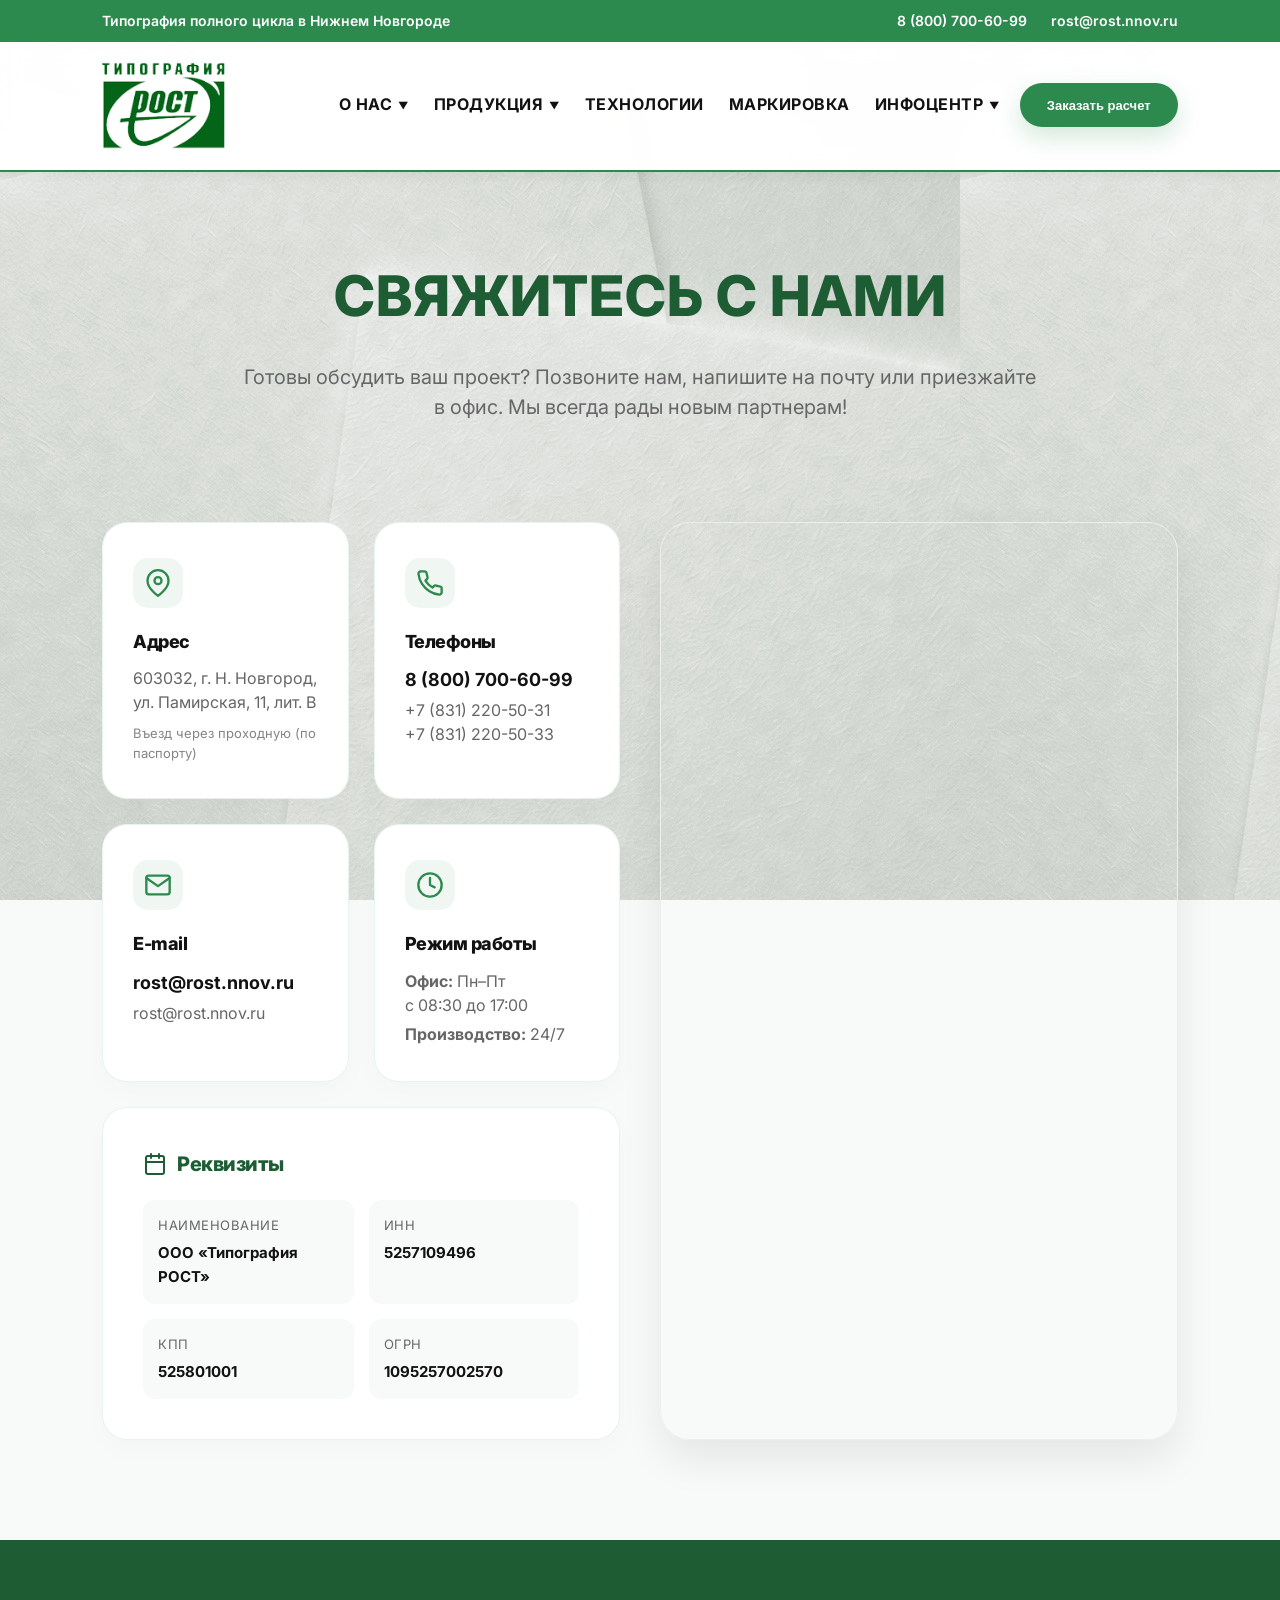
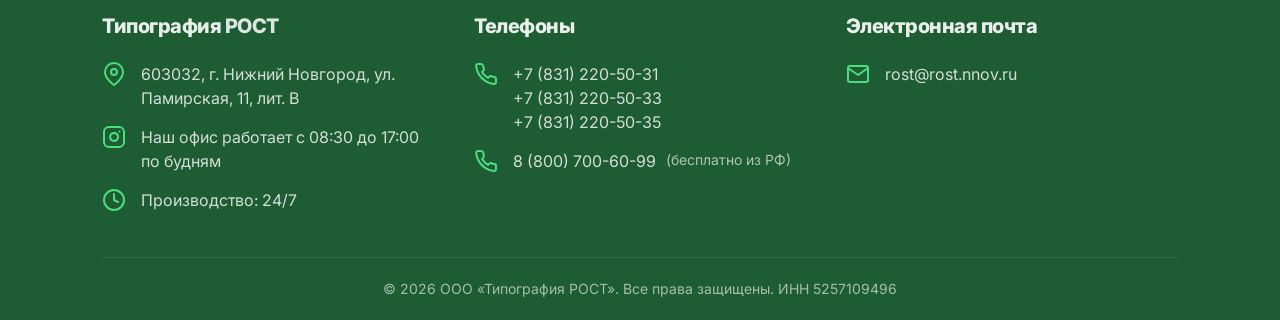
<file: contacts.html>
<!DOCTYPE html>
<html lang="ru">
<head>
    <meta charset="UTF-8">
    <meta name="viewport" content="width=device-width, initial-scale=1.0">
    
    <!-- SEO Meta Tags -->
    <title>Контакты | Типография ПрессРост в Нижнем Новгороде</title>
    <meta name="description" content="Контактная информация типографии РОСТ. Адрес производства и офиса в Нижнем Новгороде, телефоны, email, реквизиты компании и схема проезда.">
    <link rel="canonical" href="https://pressrost.ru/contacts.html">

    <!-- Open Graph -->
    <meta property="og:type" content="website">
    <meta property="og:url" content="https://pressrost.ru/contacts.html">
    <meta property="og:title" content="Контакты | Типография ПрессРост">
    <meta property="og:description" content="Свяжитесь с нами: телефоны, адрес производства и реквизиты ООО «Типография РОСТ».">
    <meta property="og:image" content="https://pressrost.ru/img/og-image.jpg">

    <!-- Schema.org (Микроразметка контактов и организации) -->
    <script type="application/ld+json">
    {
      "@context": "https://schema.org",
      "@type": "ContactPage",
      "mainEntity": {
        "@type": "Organization",
        "name": "ООО «Типография РОСТ»",
        "image": "https://pressrost.ru/img/logo.webp",
        "telephone": [
          "8 (800) 700-60-99",
          "+7 (831) 220-50-31"
        ],
        "email": "rost@rost.nnov.ru",
        "address": {
          "@type": "PostalAddress",
          "streetAddress": "ул. Памирская, 11, лит. В",
          "addressLocality": "Нижний Новгород",
          "postalCode": "603032",
          "addressCountry": "RU"
        },
        "taxID": "5257109496"
      }
    }
    </script>
    
    <link href="https://fonts.googleapis.com/css2?family=Inter:wght@400;600;700;800&display=swap" rel="stylesheet">
    <link href="https://unpkg.com/aos@2.3.1/dist/aos.css" rel="stylesheet">

    <!-- Подключаем базовые стили и специфичные для этой страницы -->
    <link rel="stylesheet" href="css/main.css">
    <link rel="stylesheet" href="css/contacts.css">

    <!-- ПОДКЛЮЧАЕМ НАШИ ВЕБ-КОМПОНЕНТЫ -->
    <script src="js/header.js"></script>
    <script src="js/footer.js"></script>
</head>
<body>

    <!-- ВЫЗОВ ШАПКИ САЙТА ИЗ КОМПОНЕНТА -->
    <site-header></site-header>

    <main>
        <!-- H1 заголовок страницы -->
        <div class="transparent-hero" data-aos="fade-up" data-aos-delay="100">
            <h1>Свяжитесь с нами</h1>
            <p>Готовы обсудить ваш проект? Позвоните нам, напишите на почту или приезжайте в офис. Мы всегда рады новым партнерам!</p>
        </div>

        <section class="section">
            <div class="contacts-wrapper">
                
                <div class="contacts-left" data-aos="fade-right" data-aos-delay="200">
                    <div class="contact-cards-grid">
                        
                        <div class="contact-card">
                            <div class="contact-icon">
                                <svg width="28" height="28" viewBox="0 0 24 24" fill="none" stroke="currentColor" stroke-width="2" stroke-linecap="round" stroke-linejoin="round"><path d="M21 10c0 7-9 13-9 13s-9-6-9-13a9 9 0 0 1 18 0z"/><circle cx="12" cy="10" r="3"/></svg>
                            </div>
                            <h3>Адрес</h3>
                            <p>603032, г. Н. Новгород,<br>ул. Памирская, 11, лит. В</p>
                            <p style="font-size: 13px; margin-top: 10px; opacity: 0.8;">Въезд через проходную (по паспорту)</p>
                        </div>

                        <div class="contact-card">
                            <div class="contact-icon">
                                <svg width="28" height="28" viewBox="0 0 24 24" fill="none" stroke="currentColor" stroke-width="2" stroke-linecap="round" stroke-linejoin="round"><path d="M22 16.92v3a2 2 0 0 1-2.18 2 19.79 19.79 0 0 1-8.63-3.07 19.5 19.5 0 0 1-6-6 19.79 19.79 0 0 1-3.07-8.67A2 2 0 0 1 4.11 2h3a2 2 0 0 1 2 1.72 12.84 12.84 0 0 0 .7 2.81 2 2 0 0 1-.45 2.11L8.09 9.91a16 16 0 0 0 6 6l1.27-1.27a2 2 0 0 1 2.11-.45 12.84 12.84 0 0 0 2.81.7A2 2 0 0 1 22 16.92z"/></svg>
                            </div>
                            <h3>Телефоны</h3>
                            <a href="tel:88007006099" class="main-link">8 (800) 700-60-99</a>
                            <a href="tel:+78312205031">+7 (831) 220-50-31</a>
                            <a href="tel:+78312205033">+7 (831) 220-50-33</a>
                        </div>

                        <div class="contact-card">
                            <div class="contact-icon">
                                <svg width="28" height="28" viewBox="0 0 24 24" fill="none" stroke="currentColor" stroke-width="2" stroke-linecap="round" stroke-linejoin="round"><path d="M4 4h16c1.1 0 2 .9 2 2v12c0 1.1-.9 2-2 2H4c-1.1 0-2-.9-2-2V6c0-1.1.9-2 2-2z"/><polyline points="22,6 12,13 2,6"/></svg>
                            </div>
                            <h3>E-mail</h3>
                            <a href="mailto:rost@rost.nnov.ru" class="main-link">rost@rost.nnov.ru</a>
                            <a href="mailto:rost@rost.nnov.ru">rost@rost.nnov.ru</a>
                        </div>

                        <div class="contact-card">
                            <div class="contact-icon">
                                <svg width="28" height="28" viewBox="0 0 24 24" fill="none" stroke="currentColor" stroke-width="2" stroke-linecap="round" stroke-linejoin="round"><circle cx="12" cy="12" r="10"/><polyline points="12 6 12 12 16 14"/></svg>
                            </div>
                            <h3>Режим работы</h3>
                            <p><strong>Офис:</strong> Пн–Пт<br>с 08:30 до 17:00</p>
                            <p style="margin-top: 5px;"><strong>Производство:</strong> 24/7</p>
                        </div>

                        <div class="requisites-box">
                            <h4>
                                <svg width="24" height="24" viewBox="0 0 24 24" fill="none" stroke="currentColor" stroke-width="2" stroke-linecap="round" stroke-linejoin="round"><rect x="3" y="4" width="18" height="18" rx="2" ry="2"/><line x1="16" y1="2" x2="16" y2="6"/><line x1="8" y1="2" x2="8" y2="6"/><line x1="3" y1="10" x2="21" y2="10"/></svg>
                                Реквизиты
                            </h4>
                            <ul class="requisites-list">
                                <li><span class="req-title">Наименование</span> <span class="req-val">ООО «Типография РОСТ»</span></li>
                                <li><span class="req-title">ИНН</span> <span class="req-val">5257109496</span></li>
                                <li><span class="req-title">КПП</span> <span class="req-val">525801001</span></li>
                                <li><span class="req-title">ОГРН</span> <span class="req-val">1095257002570</span></li>
                            </ul>
                        </div>
                    </div>
                </div>

                <div class="map-container" data-aos="fade-left" data-aos-delay="300">
                    <!-- SEO: добавили loading="lazy" и title для фрейма -->
                    <iframe src="https://yandex.ru/map-widget/v1/?ll=43.940849%2C56.269816&z=16&pt=43.940849,56.269816,pm2rdm" title="Схема проезда до Типографии РОСТ на Яндекс Картах" loading="lazy" frameborder="0" allowfullscreen="true"></iframe>
                </div>

            </div>
        </section>
    </main>

    <!-- ВЫЗОВ ПОДВАЛА И СТАНДАРТНОГО ОКНА ЗАКАЗА ИЗ КОМПОНЕНТА -->
    <site-footer></site-footer>

    <!-- Скрипты -->
    <script src="https://unpkg.com/aos@2.3.1/dist/aos.js"></script>
    <script src="js/main.js" defer></script> 
</body>
</html>
</file>
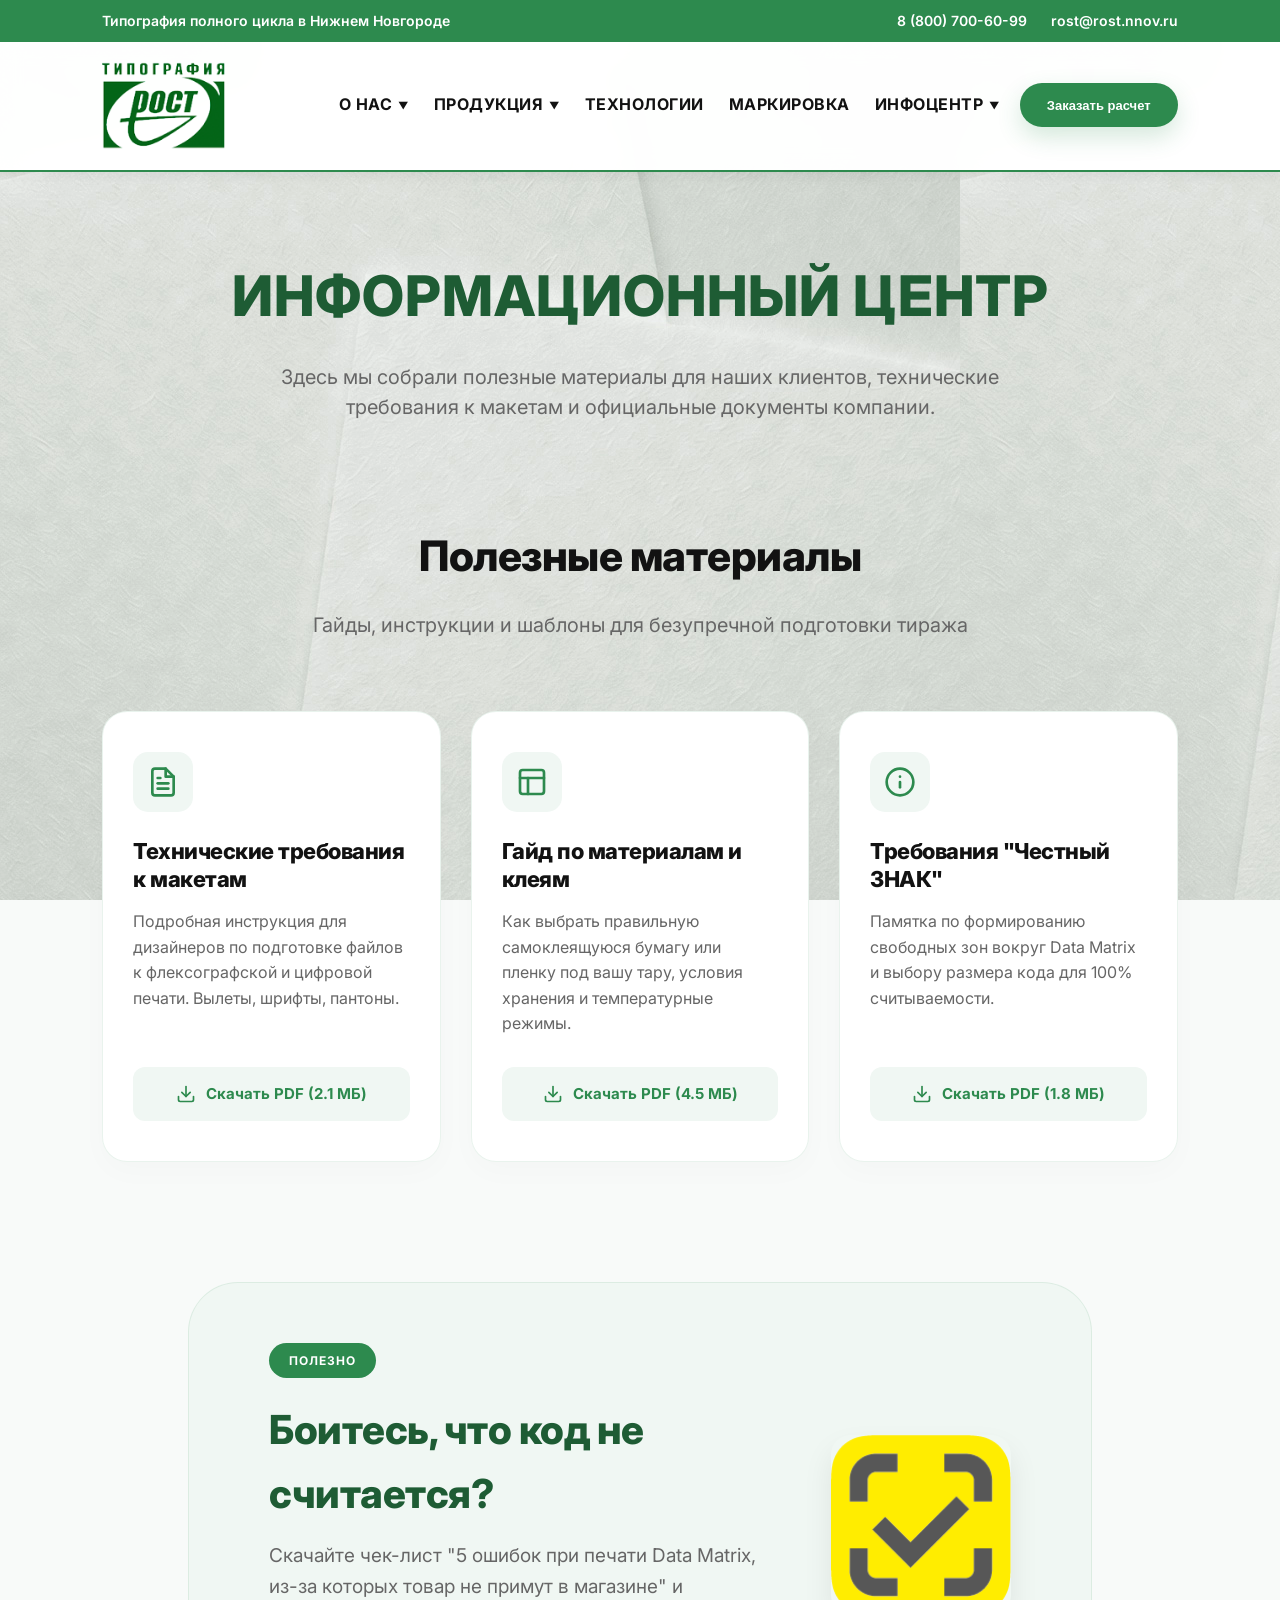
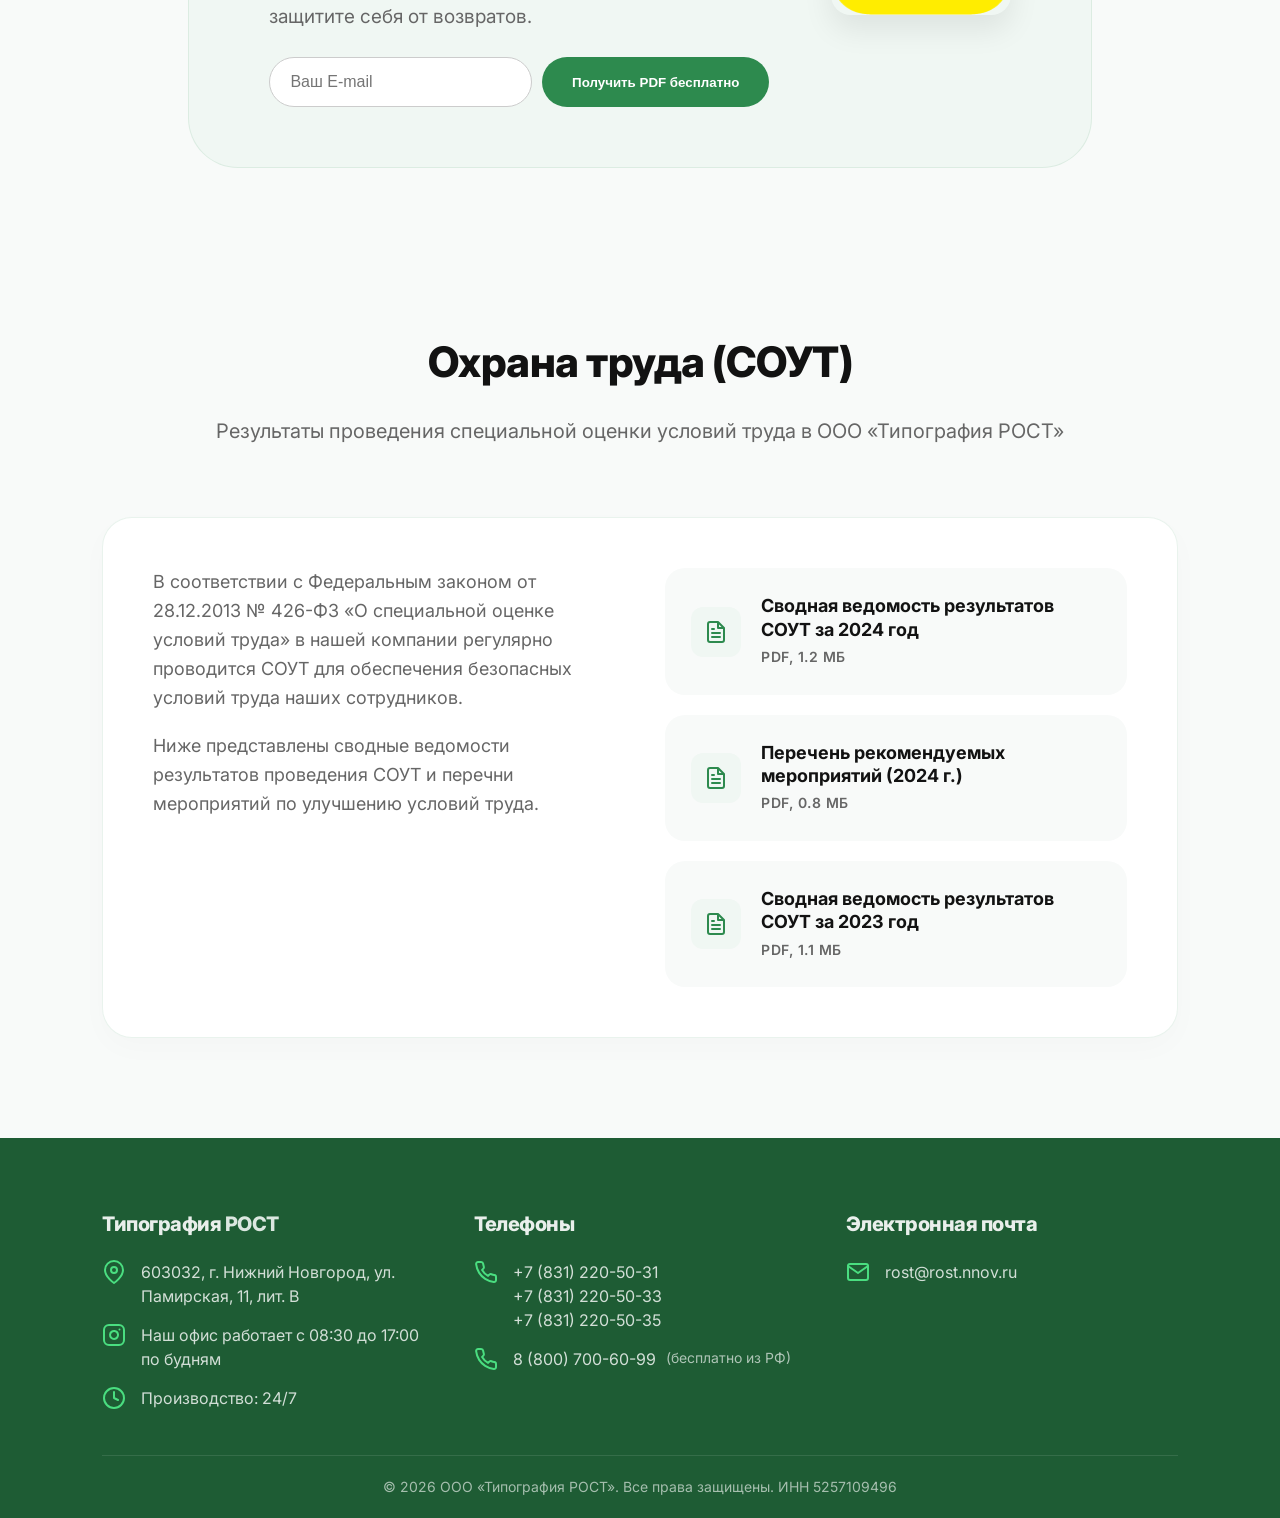
<file: infocentr.html>
<!DOCTYPE html>
<html lang="ru">
<head>
    <meta charset="UTF-8">
    <meta name="viewport" content="width=device-width, initial-scale=1.0">
    
    <!-- SEO Meta Tags -->
    <title>Инфоцентр | Типография ПрессРост</title>
    <meta name="description" content="Полезные материалы по полиграфии, требования к макетам, чек-листы по маркировке и результаты специальной оценки условий труда (СОУТ) ООО Типография РОСТ.">
    <link rel="canonical" href="https://pressrost.ru/infocentr.html">

    <!-- Open Graph -->
    <meta property="og:type" content="website">
    <meta property="og:url" content="https://pressrost.ru/infocentr.html">
    <meta property="og:title" content="Инфоцентр и Полезные материалы | ПрессРост">
    <meta property="og:description" content="Требования к макетам, гайды по этикеткам и официальные документы компании.">
    
    <link href="https://fonts.googleapis.com/css2?family=Inter:wght@400;600;700;800&display=swap" rel="stylesheet">
    <link href="https://unpkg.com/aos@2.3.1/dist/aos.css" rel="stylesheet">

    <!-- Базовые и специфичные стили -->
    <link rel="stylesheet" href="css/main.css">
    <link rel="stylesheet" href="css/infocentr.css">

    <!-- ПОДКЛЮЧАЕМ НАШИ ВЕБ-КОМПОНЕНТЫ -->
    <script src="js/header.js"></script>
    <script src="js/footer.js"></script>
    <script src="js/marking-block.js"></script>
</head>
<body>

    <!-- ВЫЗОВ ШАПКИ САЙТА ИЗ КОМПОНЕНТА -->
    <site-header></site-header>

    <main>
        <!-- Заголовок страницы H1 -->
        <div class="transparent-hero" data-aos="fade-up">
            <h1>Информационный центр</h1>
            <p>Здесь мы собрали полезные материалы для наших клиентов, технические требования к макетам и официальные документы компании.</p>
        </div>

        <!-- Секция Полезное -->
        <section id="polezno" class="section">
            <div class="section-header" data-aos="fade-up">
                <h2>Полезные материалы</h2>
                <p>Гайды, инструкции и шаблоны для безупречной подготовки тиража</p>
            </div>
            
            <div class="materials-grid">
                <!-- Карточка 1 -->
                <div class="material-card" data-aos="fade-up" data-aos-delay="0">
                    <div class="material-icon">
                        <svg width="32" height="32" viewBox="0 0 24 24" fill="none" stroke="currentColor" stroke-width="2" stroke-linecap="round" stroke-linejoin="round"><path d="M14 2H6a2 2 0 0 0-2 2v16a2 2 0 0 0 2 2h12a2 2 0 0 0 2-2V8z"></path><polyline points="14 2 14 8 20 8"></polyline><line x1="16" y1="13" x2="8" y2="13"></line><line x1="16" y1="17" x2="8" y2="17"></line><polyline points="10 9 9 9 8 9"></polyline></svg>
                    </div>
                    <h3>Технические требования к макетам</h3>
                    <p>Подробная инструкция для дизайнеров по подготовке файлов к флексографской и цифровой печати. Вылеты, шрифты, пантоны.</p>
                    <a href="#" class="btn-download" download>
                        <svg width="20" height="20" viewBox="0 0 24 24" fill="none" stroke="currentColor" stroke-width="2" stroke-linecap="round" stroke-linejoin="round"><path d="M21 15v4a2 2 0 0 1-2 2H5a2 2 0 0 1-2-2v-4"></path><polyline points="7 10 12 15 17 10"></polyline><line x1="12" y1="15" x2="12" y2="3"></line></svg>
                        Скачать PDF (2.1 МБ)
                    </a>
                </div>

                <!-- Карточка 2 -->
                <div class="material-card" data-aos="fade-up" data-aos-delay="100">
                    <div class="material-icon">
                        <svg width="32" height="32" viewBox="0 0 24 24" fill="none" stroke="currentColor" stroke-width="2" stroke-linecap="round" stroke-linejoin="round"><rect x="3" y="3" width="18" height="18" rx="2" ry="2"></rect><line x1="3" y1="9" x2="21" y2="9"></line><line x1="9" y1="21" x2="9" y2="9"></line></svg>
                    </div>
                    <h3>Гайд по материалам и клеям</h3>
                    <p>Как выбрать правильную самоклеящуюся бумагу или пленку под вашу тару, условия хранения и температурные режимы.</p>
                    <a href="#" class="btn-download" download>
                        <svg width="20" height="20" viewBox="0 0 24 24" fill="none" stroke="currentColor" stroke-width="2" stroke-linecap="round" stroke-linejoin="round"><path d="M21 15v4a2 2 0 0 1-2 2H5a2 2 0 0 1-2-2v-4"></path><polyline points="7 10 12 15 17 10"></polyline><line x1="12" y1="15" x2="12" y2="3"></line></svg>
                        Скачать PDF (4.5 МБ)
                    </a>
                </div>

                <!-- Карточка 3 -->
                <div class="material-card" data-aos="fade-up" data-aos-delay="200">
                    <div class="material-icon">
                        <svg width="32" height="32" viewBox="0 0 24 24" fill="none" stroke="currentColor" stroke-width="2" stroke-linecap="round" stroke-linejoin="round"><circle cx="12" cy="12" r="10"></circle><line x1="12" y1="16" x2="12" y2="12"></line><line x1="12" y1="8" x2="12.01" y2="8"></line></svg>
                    </div>
                    <h3>Требования "Честный ЗНАК"</h3>
                    <p>Памятка по формированию свободных зон вокруг Data Matrix и выбору размера кода для 100% считываемости.</p>
                    <a href="#" class="btn-download" download>
                        <svg width="20" height="20" viewBox="0 0 24 24" fill="none" stroke="currentColor" stroke-width="2" stroke-linecap="round" stroke-linejoin="round"><path d="M21 15v4a2 2 0 0 1-2 2H5a2 2 0 0 1-2-2v-4"></path><polyline points="7 10 12 15 17 10"></polyline><line x1="12" y1="15" x2="12" y2="3"></line></svg>
                        Скачать PDF (1.8 МБ)
                    </a>
                </div>
            </div>
        </section>

        <!-- Вызов компонента с зеленой формой подписки -->
        <marking-block id="marking"></marking-block>

        <!-- Секция СОУТ -->
        <section id="sout" class="section">
            <div class="section-header" data-aos="fade-up">
                <h2>Охрана труда (СОУТ)</h2>
                <p>Результаты проведения специальной оценки условий труда в ООО «Типография РОСТ»</p>
            </div>

            <div class="sout-container" data-aos="fade-up" data-aos-delay="100">
                <div class="sout-info">
                    <p>В соответствии с Федеральным законом от 28.12.2013 № 426-ФЗ «О специальной оценке условий труда» в нашей компании регулярно проводится СОУТ для обеспечения безопасных условий труда наших сотрудников.</p>
                    <p>Ниже представлены сводные ведомости результатов проведения СОУТ и перечни мероприятий по улучшению условий труда.</p>
                </div>

                <div class="sout-documents">
                    <!-- Документ 1 -->
                    <a href="#" target="_blank" class="sout-doc-link">
                        <div class="sout-doc-icon">
                            <svg width="24" height="24" viewBox="0 0 24 24" fill="none" stroke="currentColor" stroke-width="2" stroke-linecap="round" stroke-linejoin="round"><path d="M14 2H6a2 2 0 0 0-2 2v16c0 1.1.9 2 2 2h12a2 2 0 0 0 2-2V8l-6-6z"/><path d="M14 3v5h5M16 13H8M16 17H8M10 9H8"/></svg>
                        </div>
                        <div class="sout-doc-text">
                            <div class="sout-doc-title">Сводная ведомость результатов СОУТ за 2024 год</div>
                            <div class="sout-doc-meta">PDF, 1.2 МБ</div>
                        </div>
                    </a>

                    <!-- Документ 2 -->
                    <a href="#" target="_blank" class="sout-doc-link">
                        <div class="sout-doc-icon">
                            <svg width="24" height="24" viewBox="0 0 24 24" fill="none" stroke="currentColor" stroke-width="2" stroke-linecap="round" stroke-linejoin="round"><path d="M14 2H6a2 2 0 0 0-2 2v16c0 1.1.9 2 2 2h12a2 2 0 0 0 2-2V8l-6-6z"/><path d="M14 3v5h5M16 13H8M16 17H8M10 9H8"/></svg>
                        </div>
                        <div class="sout-doc-text">
                            <div class="sout-doc-title">Перечень рекомендуемых мероприятий (2024 г.)</div>
                            <div class="sout-doc-meta">PDF, 0.8 МБ</div>
                        </div>
                    </a>

                    <!-- Документ 3 -->
                    <a href="#" target="_blank" class="sout-doc-link">
                        <div class="sout-doc-icon">
                            <svg width="24" height="24" viewBox="0 0 24 24" fill="none" stroke="currentColor" stroke-width="2" stroke-linecap="round" stroke-linejoin="round"><path d="M14 2H6a2 2 0 0 0-2 2v16c0 1.1.9 2 2 2h12a2 2 0 0 0 2-2V8l-6-6z"/><path d="M14 3v5h5M16 13H8M16 17H8M10 9H8"/></svg>
                        </div>
                        <div class="sout-doc-text">
                            <div class="sout-doc-title">Сводная ведомость результатов СОУТ за 2023 год</div>
                            <div class="sout-doc-meta">PDF, 1.1 МБ</div>
                        </div>
                    </a>
                </div>
            </div>
        </section>

    </main>

    <!-- ВЫЗОВ ПОДВАЛА САЙТА -->
    <site-footer></site-footer>

    <!-- Скрипты -->
    <script src="https://unpkg.com/aos@2.3.1/dist/aos.js"></script>
    <script src="js/main.js" defer></script> 
</body>
</html>
</file>
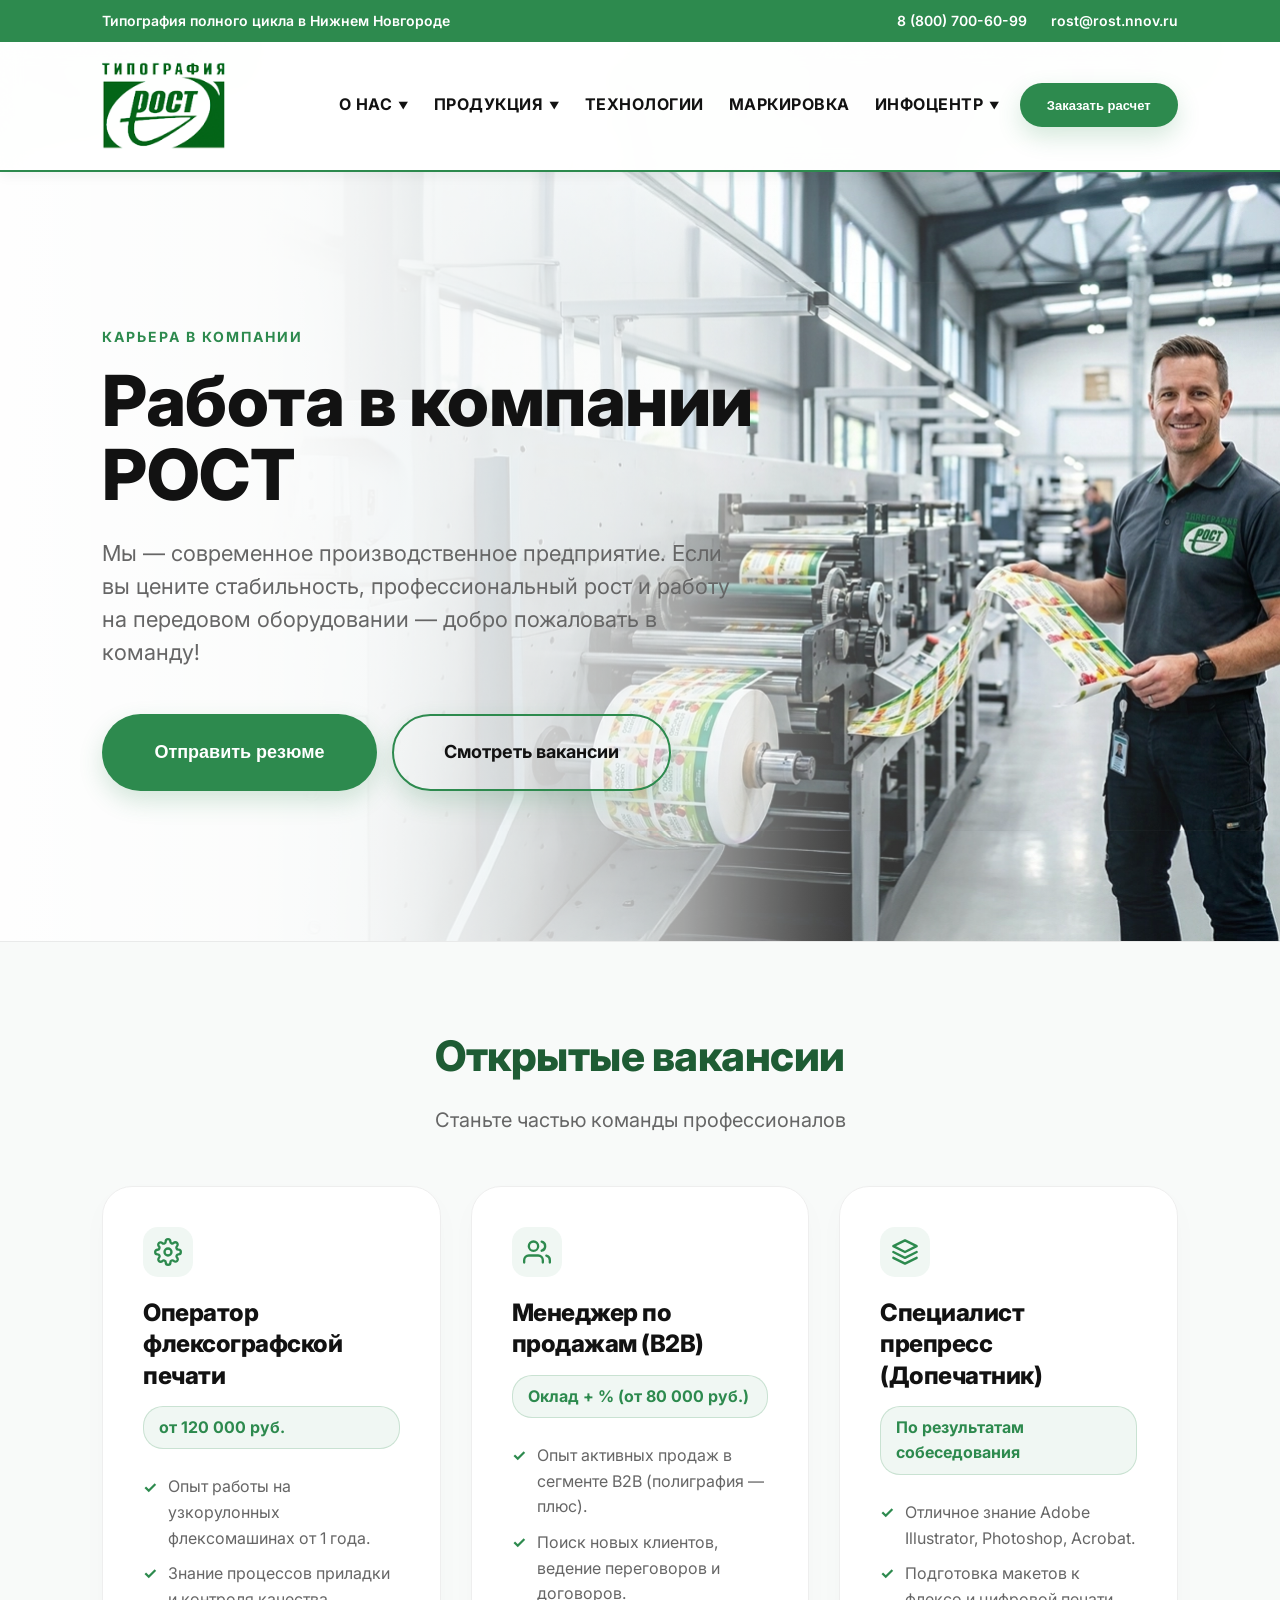
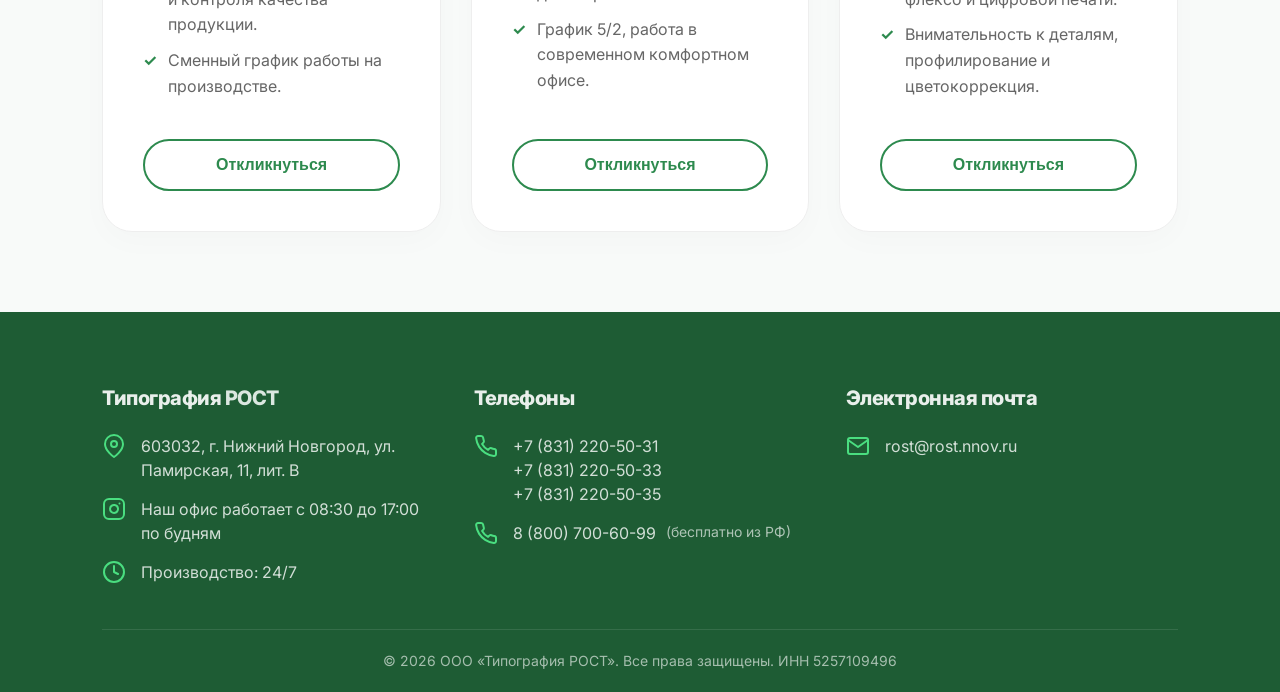
<file: vacancies.html>
<!DOCTYPE html>
<html lang="ru">
<head>
    <meta charset="UTF-8">
    <meta name="viewport" content="width=device-width, initial-scale=1.0">
    
    <!-- SEO Meta Tags -->
    <title>Вакансии | Работа в Типографии ПрессРост</title>
    <meta name="description" content="Присоединяйтесь к команде профессионалов! Открытые вакансии в Типографии РОСТ в Нижнем Новгороде: операторы печати, менеджеры, препресс.">
    <link rel="canonical" href="https://pressrost.ru/vacancies.html">

    <!-- Open Graph -->
    <meta property="og:type" content="website">
    <meta property="og:url" content="https://pressrost.ru/vacancies.html">
    <meta property="og:title" content="Работа в компании РОСТ">
    <meta property="og:description" content="Актуальные вакансии в современном полиграфическом комплексе полного цикла.">
    <meta property="og:image" content="https://pressrost.ru/img/vacancies.webp">

    <!-- Schema.org (Разметка вакансий для спец-выдачи) -->
    <script type="application/ld+json">
    {
      "@context": "https://schema.org/",
      "@type": "JobPosting",
      "title": "Оператор флексографской печати",
      "description": "Опыт работы на узкорулонных флексомашинах от 1 года. Знание процессов приладки и контроля качества продукции. Сменный график работы.",
      "hiringOrganization" : {
        "@type": "Organization",
        "name": "Типография РОСТ",
        "sameAs": "https://pressrost.ru/"
      },
      "jobLocation": {
        "@type": "Place",
        "address": {
          "@type": "PostalAddress",
          "streetAddress": "ул. Памирская, 11, лит. В",
          "addressLocality": "Нижний Новгород",
          "addressCountry": "RU"
        }
      }
    }
    </script>
    
    <link href="https://fonts.googleapis.com/css2?family=Inter:wght@400;600;700;800&display=swap" rel="stylesheet">
    <link href="https://unpkg.com/aos@2.3.1/dist/aos.css" rel="stylesheet">

    <!-- Подключаем базовые стили и специфичные для этой страницы -->
    <link rel="stylesheet" href="css/main.css">
    <link rel="stylesheet" href="css/vacancies.css">
    
    <!-- ПОДКЛЮЧАЕМ НАШИ ВЕБ-КОМПОНЕНТЫ -->
    <script src="js/header.js"></script>
    <script src="js/footer.js"></script>
</head>
<body>

    <!-- ВЫЗОВ ШАПКИ САЙТА ИЗ КОМПОНЕНТА -->
    <site-header></site-header>

    <main>
        <!-- Hero Секция -->
        <section class="hero-banner">
            <div class="hero-slide active">
                <div class="slide-bg">
                    <img src="img/vacancies.webp" alt="Работа в компании РОСТ" onerror="this.src='img/hero1.webp'">
                </div>
                
                <div class="slide-container">
                    <div class="slide-text">
                        <span class="slide-label">Карьера в компании</span>
                        <h1>Работа в компании РОСТ</h1>
                        <p>Мы — современное производственное предприятие. Если вы цените стабильность, профессиональный рост и работу на передовом оборудовании — добро пожаловать в команду!</p>
                        <div class="slide-buttons">
                            <!-- trigger-modal убран, так как кнопка открывает свою уникальную форму -->
                            <button class="btn btn-primary" id="heroApplyBtn">Отправить резюме</button>
                            <a href="#vacancies-list" class="btn btn-outline-hero">Смотреть вакансии</a>
                        </div>
                    </div>
                </div>
            </div>
        </section>

        <!-- Секция Вакансий -->
        <section class="section" id="vacancies-list">
            <div class="section-header" data-aos="fade-up">
                <h2>Открытые вакансии</h2>
                <p>Станьте частью команды профессионалов</p>
            </div>

            <div class="vacancies-grid">
                
                <div class="vacancy-card" data-aos="fade-up" data-aos-delay="0">
                    <div class="vacancy-icon">
                        <svg width="28" height="28" viewBox="0 0 24 24" fill="none" stroke="currentColor" stroke-width="2" stroke-linecap="round" stroke-linejoin="round"><circle cx="12" cy="12" r="3"/><path d="M19.4 15a1.65 1.65 0 0 0 .33 1.82l.06.06a2 2 0 0 1 0 2.83 2 2 0 0 1-2.83 0l-.06-.06a1.65 1.65 0 0 0-1.82-.33 1.65 1.65 0 0 0-1 1.51V21a2 2 0 0 1-2 2 2 2 0 0 1-2-2v-.09A1.65 1.65 0 0 0 9 19.4a1.65 1.65 0 0 0-1.82.33l-.06.06a2 2 0 0 1-2.83 0 2 2 0 0 1 0-2.83l.06-.06a1.65 1.65 0 0 0 .33-1.82 1.65 1.65 0 0 0-1.51-1H3a2 2 0 0 1-2-2 2 2 0 0 1 2-2h.09A1.65 1.65 0 0 0 4.6 9a1.65 1.65 0 0 0-.33-1.82l-.06-.06a2 2 0 0 1 0-2.83 2 2 0 0 1 2.83 0l.06.06a1.65 1.65 0 0 0 1.82.33H9a1.65 1.65 0 0 0 1-1.51V3a2 2 0 0 1 2-2 2 2 0 0 1 2 2v.09a1.65 1.65 0 0 0 1 1.51 1.65 1.65 0 0 0 1.82-.33l.06-.06a2 2 0 0 1 2.83 0 2 2 0 0 1 0 2.83l-.06.06a1.65 1.65 0 0 0-.33 1.82V9a1.65 1.65 0 0 0 1.51 1H21a2 2 0 0 1 2 2 2 2 0 0 1-2 2h-.09a1.65 1.65 0 0 0-1.51 1z"/></svg>
                    </div>
                    <h3>Оператор флексографской печати</h3>
                    <div class="vacancy-salary">от 120 000 руб.</div>
                    <ul class="vacancy-reqs">
                        <li>Опыт работы на узкорулонных флексомашинах от 1 года.</li>
                        <li>Знание процессов приладки и контроля качества продукции.</li>
                        <li>Сменный график работы на производстве.</li>
                    </ul>
                    <button class="btn-outline apply-btn" data-vacancy="Оператор флексографской печати">Откликнуться</button>
                </div>

                <div class="vacancy-card" data-aos="fade-up" data-aos-delay="100">
                    <div class="vacancy-icon">
                        <svg width="28" height="28" viewBox="0 0 24 24" fill="none" stroke="currentColor" stroke-width="2" stroke-linecap="round" stroke-linejoin="round"><path d="M17 21v-2a4 4 0 0 0-4-4H5a4 4 0 0 0-4 4v2"/><circle cx="9" cy="7" r="4"/><path d="M23 21v-2a4 4 0 0 0-3-3.87"/><path d="M16 3.13a4 4 0 0 1 0 7.75"/></svg>
                    </div>
                    <h3>Менеджер по продажам (B2B)</h3>
                    <div class="vacancy-salary">Оклад + % (от 80 000 руб.)</div>
                    <ul class="vacancy-reqs">
                        <li>Опыт активных продаж в сегменте B2B (полиграфия — плюс).</li>
                        <li>Поиск новых клиентов, ведение переговоров и договоров.</li>
                        <li>График 5/2, работа в современном комфортном офисе.</li>
                    </ul>
                    <button class="btn-outline apply-btn" data-vacancy="Менеджер по продажам (B2B)">Откликнуться</button>
                </div>

                <div class="vacancy-card" data-aos="fade-up" data-aos-delay="200">
                    <div class="vacancy-icon">
                        <svg width="28" height="28" viewBox="0 0 24 24" fill="none" stroke="currentColor" stroke-width="2" stroke-linecap="round" stroke-linejoin="round"><polygon points="12 2 2 7 12 12 22 7 12 2"/><polyline points="2 17 12 22 22 17"/><polyline points="2 12 12 17 22 12"/></svg>
                    </div>
                    <h3>Специалист препресс (Допечатник)</h3>
                    <div class="vacancy-salary">По результатам собеседования</div>
                    <ul class="vacancy-reqs">
                        <li>Отличное знание Adobe Illustrator, Photoshop, Acrobat.</li>
                        <li>Подготовка макетов к флексо и цифровой печати.</li>
                        <li>Внимательность к деталям, профилирование и цветокоррекция.</li>
                    </ul>
                    <button class="btn-outline apply-btn" data-vacancy="Специалист препресс">Откликнуться</button>
                </div>

            </div>
        </section>
    </main>

    <!-- ВЫЗОВ ПОДВАЛА И СТАНДАРТНОГО ОКНА ЗАКАЗА ИЗ КОМПОНЕНТА -->
    <site-footer></site-footer>

    <!-- Уникальное модальное окно для откликов на вакансию -->
    <div id="vacancyModal" class="modal">
        <div class="order-modal-content">
            <span class="close-btn" id="closeVacancyModal">&times;</span>
            <div id="vacancyFormContainer">
                <h2 style="margin-bottom: 25px; font-weight: 800; font-size: 32px; text-align: center;">Отклик на вакансию</h2>
                <form id="vacancyForm">
                    <div class="form-group">
                        <label><span>*</span>Желаемая должность:</label>
                        <input type="text" id="vacancyInput" placeholder="Укажите должность" required>
                    </div>
                    <div class="form-group">
                        <label><span>*</span>ФИО или Имя:</label>
                        <input type="text" placeholder="Иван Иванов" required>
                    </div>
                    <div class="form-group">
                        <label><span>*</span>Телефон:</label>
                        <input type="tel" placeholder="+7 (___) ___-__-__" required>
                    </div>
                    <div class="form-group">
                        <label>Ссылка на резюме (HH, Диск):</label>
                        <input type="url" placeholder="https://...">
                    </div>
                    <div class="captcha-placeholder">
                        <div class="captcha-left"><div class="captcha-box" onclick="this.style.background='#2d8a4e'; this.innerHTML='✓'; this.style.color='white'; this.style.textAlign='center'; this.style.lineHeight='24px';"></div><div class="captcha-text">Я не робот</div></div>
                        <div class="captcha-right" style="text-align: center;"><img src="https://www.gstatic.com/recaptcha/api2/logo_48.png" width="30" alt="reCAPTCHA" loading="lazy"><div style="font-size: 10px; color: #555; font-weight: bold; line-height: 1;">reCAPTCHA</div></div>
                    </div>
                    <button type="submit" class="btn submit-btn">Отправить резюме</button>
                </form>
            </div>
            <div id="vacancySuccessMessage" class="success-msg">
                <div style="font-size: 60px; margin-bottom: 15px;">✅</div>
                <h2 style="color: var(--press-green); margin-bottom: 10px; font-size: 24px;">Резюме отправлено!</h2>
                <p style="color: var(--text-muted); margin-top: 10px;">HR-отдел свяжется с вами в ближайшее время.</p>
                <button class="btn" id="closeVacancySuccess" style="margin-top: 25px; padding: 12px 35px;">Закрыть</button>
            </div>
        </div>
    </div>

    <!-- Скрипты -->
    <script src="https://unpkg.com/aos@2.3.1/dist/aos.js"></script>
    <script src="js/main.js" defer></script> <!-- Вся логика меню и окна заказа -->
    <script src="js/vacancies.js" defer></script> <!-- Уникальная логика карточек вакансий -->
</body>
</html>
</file>
<file: css/main.css>
/* === БАЗОВЫЕ ПЕРЕМЕННЫЕ === */
:root {
    --press-green: #2d8a4e;
    --dark-green: #1e5c34;
    --light-green: #f0f7f3;
    --text-dark: #121212;
    --text-muted: #666666;
    --bg-light: #f8faf9;
    --white: #ffffff;
    --transition: all 0.3s cubic-bezier(0.4, 0, 0.2, 1);
}

* {
    box-sizing: border-box;
    margin: 0;
    padding: 0;
}

body {
    font-family: 'Inter', sans-serif;
    color: var(--text-dark);
    /* ВОССТАНОВЛЕН ФОН-ПАТТЕРН */
    background-color: var(--bg-light);
    background-image: url('../img/bg-pattern.webp'); 
    background-repeat: repeat; 
    background-attachment: fixed; 
    line-height: 1.6;
    font-size: 18px;
    padding-top: 40px; /* Отступ под зеленую верхнюю полосу */
    overflow-x: hidden;
}

/* === УТИЛИТЫ SEO === */
.visually-hidden {
    position: absolute;
    width: 1px;
    height: 1px;
    margin: -1px;
    border: 0;
    padding: 0;
    white-space: nowrap;
    clip-path: inset(100%);
    clip: rect(0 0 0 0);
    overflow: hidden;
}

h1, h2, h3, h4, .hero-title, .trust-title, .overlay-title, #overlayHeading {
    font-family: 'Inter', sans-serif;
    font-weight: 800;
    letter-spacing: -0.5px;
}

/* === ШАПКА И МЕНЮ === */
.top-bar { background-color: var(--press-green); color: white; padding: 10px 8%; display: flex; justify-content: space-between; font-size: 14px; font-weight: 600; position: fixed; top: 0; left: 0; width: 100%; z-index: 1001; }
.top-bar a { color: white; text-decoration: none; margin-left: 20px; transition: var(--transition); }

@media (hover: hover) and (pointer: fine) {
    .top-bar a:hover { opacity: 0.8; }
}

header { 
    display: flex; justify-content: space-between; align-items: center; padding: 20px 8%; 
    background: rgba(255, 255, 255, 0.98); 
    -webkit-backdrop-filter: blur(10px); 
    backdrop-filter: blur(10px); 
    position: -webkit-sticky; 
    position: sticky; 
    top: 40px; z-index: 1000; border-bottom: 2px solid var(--press-green); box-shadow: 0 4px 12px rgba(0,0,0,0.05); 
}
.logo-container { display: flex; align-items: center; text-decoration: none; z-index: 2000; }
.logo-image { height: 90px; width: auto; display: block; transition: var(--transition); }

@media (hover: hover) and (pointer: fine) {
    .logo-container:hover .logo-image { transform: scale(1.05) rotate(-2deg); }
}

nav { display: flex; align-items: center; margin-left: -35px; }
nav > a { 
    margin-left: 25px; 
    text-decoration: none; 
    color: var(--text-dark); 
    font-weight: 700; 
    font-size: 16px; 
    transition: var(--transition); 
    text-transform: uppercase; 
    letter-spacing: 0.5px; 
    position: relative; 
    white-space: nowrap;
}
nav > a::after { content: ''; position: absolute; width: 0; height: 2px; bottom: -5px; left: 0; background-color: var(--press-green); transition: var(--transition); }

@media (hover: hover) and (pointer: fine) {
    nav > a:hover { color: var(--press-green); }
    nav > a:hover::after { width: 100%; }
}
nav > a.active { color: var(--press-green); }
nav > a.active::after { width: 100%; }

/* ВЫПАДАЮЩЕЕ МЕНЮ */
.dropdown { position: relative; display: flex; align-items: center; margin-left: 25px; }
.dropdown .dropbtn { 
    display: flex; align-items: center; gap: 6px; text-decoration: none; 
    color: var(--text-dark); font-weight: 700; font-size: 16px; 
    text-transform: uppercase; letter-spacing: 0.5px; position: relative; cursor: pointer; transition: var(--transition);
}
.dropdown .dropbtn::after { content: ''; position: absolute; width: 0; height: 2px; bottom: -5px; left: 0; background-color: var(--press-green); transition: var(--transition); }

.arrow { font-size: 10px; transition: transform 0.3s ease; }

@media (hover: hover) and (pointer: fine) {
    .dropdown:hover .dropbtn { color: var(--press-green); }
    .dropdown:hover .dropbtn::after { width: 100%; }
    .dropdown:hover .arrow { transform: rotate(180deg); }
}
.dropdown.active .arrow { transform: rotate(180deg); }

@media (min-width: 1201px) {
    .dropdown-content {
        display: none; position: absolute; top: 100%; left: -10px;
        background-color: rgba(255, 255, 255, 0.98); min-width: 220px;
        box-shadow: 0 10px 25px rgba(0,0,0,0.08); border-radius: 12px;
        border-top: 3px solid var(--press-green); padding: 10px 0; z-index: 1001;
        animation: fadeIn 0.3s ease-out;
    }
    @media (hover: hover) and (pointer: fine) {
        .dropdown:hover .dropdown-content { display: block; }
    }
}

.dropdown-content a {
    margin: 0; padding: 12px 25px; display: block; font-size: 15px;
    text-decoration: none; color: var(--text-dark); font-weight: 600; transition: var(--transition);
}

@media (hover: hover) and (pointer: fine) {
    .dropdown-content a:hover { color: var(--press-green); background-color: var(--light-green); padding-left: 30px;}
}

/* === КНОПКИ === */
.btn { 
    display: inline-flex; align-items: center; justify-content: center; background-color: var(--press-green); color: white; padding: 22px 50px; border-radius: 60px; text-decoration: none; font-weight: 700; box-shadow: 0 10px 25px rgba(45, 138, 78, 0.2); transition: var(--transition); position: relative; overflow: hidden; cursor: pointer; border: 2px solid transparent; font-size: 18px; 
    -webkit-appearance: none; appearance: none;
}
.btn-primary { background: var(--press-green); color: var(--white); }

@media (hover: hover) and (pointer: fine) {
    .btn:hover { background-color: var(--dark-green); transform: translateY(-3px); box-shadow: 0 15px 35px rgba(45, 138, 78, 0.3); }
}
.btn:active { transform: translateY(-1px); }

.btn-outline-hero { display: inline-flex; align-items: center; justify-content: center; background: transparent; border: 2px solid var(--press-green); color: var(--text-dark); padding: 22px 50px; border-radius: 60px; text-decoration: none; font-weight: 700; font-size: 18px; transition: var(--transition);}

@media (hover: hover) and (pointer: fine) {
    .btn-outline-hero:hover { background: var(--press-green); color: var(--white); border-color: var(--press-green); }
}

/* Жесткая фиксация кнопки в шапке */
nav .btn-order, header .btn-order { 
    padding: 12px 25px !important; 
    font-size: 13px !important; 
    margin-left: 20px !important; 
    white-space: nowrap !important;
    height: 44px !important;
    display: inline-flex !important;
    align-items: center !important;
}

/* Мобильный телефон в шапке */
.mobile-phone { display: none; color: var(--press-green); align-items: center; justify-content: center; margin-right: 15px; z-index: 2000; }

/* Бургер меню */
.burger-menu { display: none; flex-direction: column; gap: 6px; cursor: pointer; z-index: 2000; }
.burger-menu span { width: 30px; height: 3px; background: var(--press-green); transition: var(--transition); border-radius: 3px; }
.burger-menu.active span:nth-child(1) { transform: translateY(9px) rotate(45deg); }
.burger-menu.active span:nth-child(2) { opacity: 0; }
.burger-menu.active span:nth-child(3) { transform: translateY(-9px) rotate(-45deg); }

/* === HERO (ГЛАВНАЯ) === */
.hero-banner { position: relative; width: 100%; height: calc(100vh - 130px); height: calc(100dvh - 130px); min-height: 600px; max-height: 850px; overflow: hidden; background-color: #f5f7f6; display: flex; align-items: center; border-bottom: 1px solid rgba(0,0,0,0.05); }
.hero-slide { position: absolute; top: 0; left: 0; width: 100%; height: 100%; opacity: 0; visibility: hidden; transition: opacity 0.8s ease-in-out; z-index: 1; display: flex; align-items: center;}
.hero-slide.active { opacity: 1; visibility: visible; z-index: 2; }
.slide-bg { position: absolute; top: 0; left: 0; width: 100%; height: 100%; z-index: 1; }
.slide-bg img { width: 100%; height: 100%; object-fit: cover; }
.slide-bg::after { content: ''; position: absolute; top: 0; left: 0; width: 100%; height: 100%; background: linear-gradient(90deg, rgba(255,255,255,0.9) 0%, rgba(255,255,255,0.1) 30%, rgba(255,255,255,0) 100%); }
.slide-container { position: relative; z-index: 2; width: 100%; max-width: 1500px; margin: 0 auto; padding: 0 8%; display: flex; align-items: center; height: 100%; }
.slide-text { width: 100%; max-width: 750px; transform: translateY(30px); opacity: 0; transition: all 0.8s cubic-bezier(0.4, 0, 0.2, 1) 0.2s; }
.hero-slide.active .slide-text { transform: translateY(0); opacity: 1; }
.slide-label { display: inline-block; font-weight: 700; color: var(--press-green); text-transform: uppercase; letter-spacing: 2px; margin-bottom: 15px; font-size: 14px; }
.hero-title { font-size: clamp(42px, 5.5vw, 72px); line-height: 1.05; margin-bottom: 25px; color: var(--text-dark); font-weight: 800; }
.slide-text p { font-size: 22px; color: var(--text-muted); margin-bottom: 45px; line-height: 1.5; max-width: 650px; }
.slide-buttons { display: flex; gap: 15px; flex-wrap: wrap; }
.slider-controls { position: absolute; bottom: 50px; left: 8%; z-index: 10; display: flex; align-items: center; gap: 25px; }
.slider-btn { width: 55px; height: 55px; border-radius: 50%; border: 2px solid #ccc; background: rgba(255,255,255,0.8); -webkit-backdrop-filter: blur(5px); backdrop-filter: blur(5px); display: flex; align-items: center; justify-content: center; cursor: pointer; transition: var(--transition); color: var(--text-dark); -webkit-appearance: none; appearance: none; }

@media (hover: hover) and (pointer: fine) {
    .slider-btn:hover { border-color: var(--press-green); background: var(--press-green); color: white; transform: scale(1.05); }
}
.slider-pagination { font-size: 18px; font-weight: 700; color: var(--text-muted); font-variant-numeric: tabular-nums; letter-spacing: 2px; }
.slider-pagination span.current { color: var(--press-green); font-size: 24px; }

/* === ШАГИ НА ГЛАВНОЙ === */
.hero-steps { display: grid; grid-template-columns: repeat(auto-fit, minmax(220px, 1fr)); gap: 25px; width: 100%; margin-top: 20px;}
.step-mini-card { position: relative; background: rgba(255, 255, 255, 0.9); border: 1px solid rgba(45, 138, 78, 0.1); padding: 30px; border-radius: 28px; transition: var(--transition); display: flex; flex-direction: column; overflow: hidden; }
.step-icon { position: absolute; top: 20px; right: 20px; width: 45px; height: 45px; color: var(--press-green); opacity: 0.15; transition: var(--transition); }
.step-num { font-size: 13px; font-weight: 800; color: var(--press-green); margin-bottom: 15px; text-transform: uppercase; letter-spacing: 1.5px; transition: var(--transition); }
.step-mini-card h3 { font-size: 20px; margin-bottom: 12px; color: var(--text-dark); position: relative; z-index: 2; }
.step-mini-card p { font-size: 15px; color: var(--text-muted); line-height: 1.5; position: relative; z-index: 2; }

@media (hover: hover) and (pointer: fine) {
    .step-mini-card:hover { background: var(--white); transform: translateY(-8px); box-shadow: 0 25px 45px rgba(0,0,0,0.08); border-color: var(--press-green); }
    .step-mini-card:hover .step-icon { opacity: 0.8; transform: scale(1.1) rotate(-5deg); }
    .step-mini-card:hover .step-num { transform: scale(1.1) translateX(5px); color: var(--dark-green); }
}

/* === ОБЩИЕ СЕКЦИИ === */
.section { padding: 100px 8%; }
.section-header { text-align: center; margin-bottom: 70px; }
.section-header h2 { font-size: 42px; margin-bottom: 20px; }
.section-header p { font-size: 20px; color: var(--text-muted); }

.section-header-relative { position: relative; text-align: center; margin-bottom: 50px; }
.section-header-relative h2 { font-size: 42px; margin-bottom: 15px; color: var(--text-dark); }
.section-header-relative p { font-size: 20px; color: var(--text-muted); margin-bottom: 0; }
.btn-news-right { position: absolute; right: 0; bottom: 0; padding: 15px 35px; font-size: 16px; border-radius: 50px; white-space: nowrap; }

/* === ЛОГОТИПЫ (СЛАЙДЕР) === */
.trust-section { padding: 40px 0 50px 0; border-top: 1px solid rgba(45, 138, 78, 0.05); overflow: hidden; display: flex; flex-direction: column; align-items: center; }
.trust-title { font-size: 42px; color: var(--text-dark); margin-bottom: 50px; font-weight: 700; text-align: center; }
.logos-slider { width: 100%; overflow: hidden; position: relative; padding: 20px 0; }
.logos-slider::before, .logos-slider::after { content: ''; position: absolute; top: 0; width: 150px; height: 100%; z-index: 2; pointer-events: none; }
.logos-slider::before { left: 0; background: linear-gradient(to right, rgba(255,255,255,1) 0%, rgba(255,255,255,0) 100%); }
.logos-slider::after { right: 0; background: linear-gradient(to left, rgba(255,255,255,1) 0%, rgba(255,255,255,0) 100%); }
.logos-track { display: flex; align-items: center; gap: 40px; width: max-content; animation: scrollLogos 25s linear infinite; }
.logo-group { display: flex; align-items: center; gap: 40px; }
@keyframes scrollLogos { 0% { transform: translateX(0); } 100% { transform: translateX(calc(-1600px - 40px)); } }

@media (hover: hover) and (pointer: fine) {
    .logos-track:hover { animation-play-state: paused; }
    .logo-slide:hover img { filter: grayscale(0%) opacity(100%); transform: scale(1.05); }
}

.logo-slide { width: 160px; height: 90px; display: flex; justify-content: center; align-items: center; }
.logo-slide img { max-width: 100%; max-height: 60px; filter: grayscale(100%) opacity(40%); transition: var(--transition); cursor: pointer; }
.logo-slide.center-logo img {filter: grayscale(0%) opacity(100%); transform: scale(1.15); }

/* === КАТАЛОГ ПРОДУКЦИИ === */
.products-tabs-header { display: flex; justify-content: center; gap: 15px; margin-bottom: 50px; flex-wrap: wrap; }
.products-tab-btn { padding: 15px 40px; border-radius: 50px; background: var(--white); border: 2px solid transparent; font-size: 18px; font-weight: 700; color: var(--text-muted); cursor: pointer; transition: var(--transition); box-shadow: 0 10px 20px rgba(0,0,0,0.03); -webkit-appearance: none; appearance: none;}

@media (hover: hover) and (pointer: fine) {
    .products-tab-btn:hover { background: var(--press-green); color: var(--white); box-shadow: 0 15px 30px rgba(45, 138, 78, 0.2); }
}
.products-tab-btn.active { background: var(--press-green); color: var(--white); box-shadow: 0 15px 30px rgba(45, 138, 78, 0.2); }
.product-tab-content { display: none; animation: fadeIn 0.5s; }
.product-tab-content.active { display: block; }
.catalog-grid { display: grid; grid-template-columns: repeat(auto-fit, minmax(320px, 1fr)); gap: 40px; }
.product-card { border-radius: 35px; overflow: hidden; background: #fff; border: 1px solid #eee; transition: var(--transition); display: flex; flex-direction: column; cursor: pointer; }
.product-img { height: 320px; background: #eef2f0; display: flex; align-items: center; justify-content: center; overflow: hidden; position: relative; }
.product-img img { width: 100%; height: 100%; object-fit: cover; transition: transform 0.6s ease; }
.product-info { padding: 35px; transition: var(--transition); display: flex; flex-direction: column; flex-grow: 1; }
.product-info h3 { font-size: 22px; margin-bottom: 15px; }
.open-catalog-hint { margin-top: auto; color: var(--press-green); font-weight: 700; font-size: 14px; opacity: 0; transform: translateY(10px); transition: var(--transition); display: flex; align-items: center; gap: 5px; }

@media (hover: hover) and (pointer: fine) {
    .product-card:hover { transform: translateY(-15px); box-shadow: 0 30px 60px rgba(0,0,0,0.1); border-color: var(--press-green); }
    .product-card:hover .product-img img { transform: scale(1.1); }
    .product-card:hover .product-info h3 { color: var(--press-green); }
    .product-card:hover .open-catalog-hint { opacity: 1; transform: translateY(0); }
}

/* === ТАБЫ (ТЕХНОЛОГИИ) === */
.tabs-container { background: #fff; border-radius: 30px; border: 1px solid #eee; overflow: hidden; box-shadow: 0 10px 40px rgba(0,0,0,0.03); }
.tabs-header { display: flex; background: #f8faf9; border-bottom: 1px solid #eee; overflow-x: auto; }
.tab-btn { padding: 25px 40px; border: none; background: transparent; font-size: 18px; font-weight: 700; color: var(--text-muted); cursor: pointer; transition: var(--transition); white-space: nowrap; -webkit-appearance: none; appearance: none;}

@media (hover: hover) and (pointer: fine) {
    .tab-btn:hover { color: var(--press-green); background: rgba(45, 138, 78, 0.05); }
    .mobile-accordion-btn:hover { background: #f0f7f3; }
}
.tab-btn.active { background: #fff; color: var(--press-green); border-bottom: 3px solid var(--press-green); }
.mobile-accordion-btn { display: none; width: 100%; text-align: left; padding: 20px 25px; font-size: 18px; font-weight: 700; background: #f8faf9; border: none; border-bottom: 1px solid #eee; cursor: pointer; color: var(--text-dark); justify-content: space-between; align-items: center; transition: var(--transition); -webkit-appearance: none; appearance: none;}
.mobile-accordion-btn.active { background: var(--press-green); color: white; border-bottom-color: var(--press-green); }
.mobile-accordion-btn .icon { font-size: 24px; font-weight: 400; transition: transform 0.3s; }
.mobile-accordion-btn.active .icon { transform: rotate(45deg); }

.tab-content { padding: 60px; display: none; animation: fadeIn 0.5s; }
.tab-content.active { display: block; }
.tab-grid { display: flex; gap: 50px; align-items: center; }
.tab-text { flex: 1; }
.tab-text h3 { font-size: 32px; margin-bottom: 20px; color: var(--text-dark); overflow-wrap: break-word; word-wrap: break-word; hyphens: auto; }
.tab-text ul { list-style: none; margin-top: 20px; }
.tab-text li { margin-bottom: 15px; padding-left: 30px; position: relative; font-size: 18px; color: var(--text-muted); }
.tab-text li::before { content: '✓'; position: absolute; left: 0; color: var(--press-green); font-weight: bold; }
.tab-image { flex: 1; border-radius: 20px; overflow: hidden; height: 350px; background: #eee; position: relative; }
.tab-image img { width: 100%; height: 100%; object-fit: cover; }
@keyframes fadeIn { from { opacity: 0; transform: translateY(10px); } to { opacity: 1; transform: translateY(0); } }

/* === ПОЧЕМУ МЫ === */
.why-us-grid { display: grid; grid-template-columns: repeat(auto-fit, minmax(300px, 1fr)); gap: 30px; }
.why-us-card { padding: 40px; background: var(--white); border-radius: 30px; border: 1px solid #eee; transition: var(--transition); display: flex; flex-direction: column; align-items: flex-start; }
@media (hover: hover) and (pointer: fine) { .why-us-card:hover { border-color: var(--press-green); transform: translateY(-5px); box-shadow: 0 20px 40px rgba(0,0,0,0.05); } }
.why-us-icon { width: 60px; height: 60px; background: var(--light-green); border-radius: 15px; display: flex; align-items: center; justify-content: center; margin-bottom: 25px; color: var(--press-green); }
.why-us-card h3 { font-size: 22px; margin-bottom: 15px; color: var(--text-dark); }
.why-us-card p { font-size: 16px; color: var(--text-muted); line-height: 1.6; }

/* === БЛОК С ФОРМОЙ И ФОТО === */
.marking-block { background: var(--light-green); color: var(--text-dark); margin: 0 8%; padding: 60px 80px; border-radius: 50px; display: flex; align-items: center; gap: 60px; border: 1px solid rgba(45, 138, 78, 0.1); transition: var(--transition); }
@media (hover: hover) and (pointer: fine) { .marking-block:hover { background: #e6f2eb; box-shadow: 0 20px 40px rgba(0,0,0,0.05); } }
.marking-text { flex: 1; }
.marking-text h2 { font-size: 40px; margin-bottom: 15px; color: var(--dark-green); }
.marking-text p { font-size: 19px; color: var(--text-muted); margin-bottom: 25px; }
.lead-form { display: flex; gap: 10px; flex-wrap: wrap; max-width: 500px; }
.lead-input { flex: 1; padding: 15px 20px; border-radius: 50px; border: 1px solid #ccc; font-size: 16px; outline: none; min-width: 200px; -webkit-appearance: none; appearance: none; }
.lead-input:focus { border-color: var(--press-green); box-shadow: 0 0 0 3px rgba(45, 138, 78, 0.1); }
.lead-btn { background-color: var(--press-green); color: white; border: none; padding: 15px 30px; border-radius: 50px; font-weight: 700; cursor: pointer; transition: var(--transition); white-space: nowrap; -webkit-appearance: none; appearance: none; }
@media (hover: hover) and (pointer: fine) {
    .lead-btn:hover { background-color: var(--dark-green); transform: translateY(-2px); }
    .marking-image img:hover { transform: scale(1.1) rotate(3deg); box-shadow: 0 20px 40px rgba(0,0,0,0.12); }
}
.lead-success { display: none; color: var(--press-green); font-weight: 700; font-size: 18px; margin-top: 10px; animation: fadeIn 0.5s; }
.marking-image { flex: 0 0 180px; display: flex; align-items: center; justify-content: center; transition: var(--transition); }
.marking-image img { width: 100%; max-width: 180px; height: auto; border-radius: 20px; cursor: zoom-in; box-shadow: 0 15px 30px rgba(0,0,0,0.08); transition: var(--transition); }
.label-badge { display: inline-block; background-color: var(--press-green); color: white; padding: 8px 20px; border-radius: 30px; font-size: 12px; text-transform: uppercase; font-weight: 700; margin-bottom: 20px; letter-spacing: 1px; transition: var(--transition); }

/* === ОТЗЫВЫ === */
.reviews-grid { display: grid; grid-template-columns: repeat(auto-fit, minmax(300px, 1fr)); gap: 30px; max-width: 900px; margin: 0 auto; }
.review-card { background: #fff; padding: 40px; border-radius: 20px; border: 1px solid #eee; text-align: center; transition: var(--transition); text-decoration: none; color: var(--text-dark); display: block; }
@media (hover: hover) and (pointer: fine) { .review-card:hover { transform: translateY(-5px); box-shadow: 0 20px 40px rgba(0,0,0,0.08); border-color: var(--press-green); } }
.review-source { font-weight: 800; font-size: 24px; margin-bottom: 10px; display: flex; align-items: center; justify-content: center; gap: 10px; }
.stars { color: #FFC107; font-size: 24px; margin-bottom: 15px; letter-spacing: 2px; }

/* === ГОРИЗОНТАЛЬНЫЕ НОВОСТИ === */
.news-grid-horizontal { display: grid; grid-template-columns: repeat(3, 1fr); gap: 30px; }
.news-h-card { display: flex; background: #fff; border-radius: 20px; overflow: hidden; border: 1px solid #eee; transition: var(--transition); text-decoration: none; color: inherit; }
@media (hover: hover) and (pointer: fine) {
    .news-h-card:hover { transform: translateY(-5px); box-shadow: 0 15px 30px rgba(0,0,0,0.08); border-color: var(--press-green); }
    .news-h-card:hover .news-h-img img { transform: scale(1.05); }
}
.news-h-img { flex: 0 0 190px; background: #eee; overflow: hidden; }
.news-h-img img { width: 100%; height: 100%; object-fit: cover; transition: transform 0.5s ease; }
.news-h-content { padding: 20px; display: flex; flex-direction: column; flex: 1; }
.news-h-date { font-size: 12px; color: var(--press-green); font-weight: 800; margin-bottom: 8px; text-transform: uppercase; letter-spacing: 1px; }
.news-h-title { font-size: 16px; margin-bottom: 10px; line-height: 1.3; color: var(--dark-green); }
.news-h-excerpt { font-size: 14px; color: var(--text-muted); line-height: 1.4; margin-bottom: 15px; flex-grow: 1; }
.news-h-link { color: var(--press-green); font-weight: 700; font-size: 14px; display: flex; align-items: center; gap: 5px; margin-top: auto; }

/* === ИНФОЦЕНТР === */
.info-hub-grid { display: grid; grid-template-columns: repeat(auto-fit, minmax(280px, 1fr)); gap: 30px; }
.info-card { background: var(--light-green); padding: 40px; border-radius: 20px; transition: var(--transition); display: flex; flex-direction: column; justify-content: space-between; min-height: 200px; text-decoration: none; color: var(--text-dark); position: relative; overflow: hidden; border: 1px solid transparent; }
.info-card h3 { font-size: 24px; margin-bottom: 10px; z-index: 2; }
.info-card p { opacity: 0.8; z-index: 2; }
.info-icon { position: absolute; bottom: -20px; right: -20px; font-size: 120px; opacity: 0.1; transition: var(--transition); }
@media (hover: hover) and (pointer: fine) {
    .info-card:hover { background: var(--press-green); color: white; transform: scale(1.02); box-shadow: 0 15px 30px rgba(45, 138, 78, 0.2); }
    .info-card:hover .info-icon { opacity: 0.2; transform: rotate(-10deg) scale(1.1); color: white; }
}

/* === ОВЕРЛЕЙ КАТАЛОГА === */
.catalog-overlay { 
    position: fixed; top: 0; left: 0; width: 100%; height: 100%; 
    background-color: var(--light-green); background-image: url('../img/bg-pattern.webp');
    background-repeat: repeat; background-attachment: fixed;
    z-index: 2500; overflow-y: auto; 
    transform: translateY(100%); transition: transform 0.5s cubic-bezier(0.77, 0, 0.175, 1); 
}
.catalog-overlay.active { transform: translateY(0); }
.overlay-header { padding: 20px 8%; background: rgba(255, 255, 255, 0.95); backdrop-filter: blur(10px); border-bottom: 1px solid rgba(45, 138, 78, 0.1); position: sticky; top: 0; z-index: 10; display: flex; justify-content: space-between; align-items: center; }
.back-btn { display: flex; align-items: center; gap: 10px; background: transparent; border: 2px solid #eee; padding: 10px 20px; border-radius: 30px; cursor: pointer; font-weight: 700; font-size: 14px; color: var(--text-dark); transition: var(--transition); appearance: none;}
.overlay-close-icon { font-size: 32px; cursor: pointer; width: 40px; height: 40px; display: flex; align-items: center; justify-content: center; border-radius: 50%; transition: var(--transition); background: #fff; box-shadow: 0 4px 10px rgba(0,0,0,0.05);}
@media (hover: hover) and (pointer: fine) {
    .back-btn:hover { border-color: var(--press-green); color: var(--press-green); background: #fff; }
    .overlay-close-icon:hover { background: #fff; color: var(--press-green); transform: rotate(90deg); box-shadow: 0 4px 15px rgba(45,138,78,0.2);}
}
.overlay-content { padding: 60px 8%; min-height: 100vh; display: flex; flex-direction: column; align-items: center; text-align: center; }
.overlay-main-title { font-size: clamp(36px, 6vw, 56px); margin-bottom: 20px; text-transform: uppercase; color: var(--dark-green); letter-spacing: 1px; text-align: center; }
.overlay-desc { font-size: 20px; color: var(--text-dark); line-height: 1.6; margin: 0 auto 60px auto; max-width: 800px; background: transparent; padding: 0; border-radius: 0; box-shadow: none; border: none; text-align: center; }
.overlay-gallery { display: flex; flex-wrap: wrap; justify-content: center; gap: 30px; margin-bottom: 70px; width: 100%; max-width: 1200px; }

.gallery-item { border-radius: 20px; overflow: hidden; height: 350px; background: #fff; cursor: zoom-in; box-shadow: 0 10px 25px rgba(0,0,0,0.06); transition: var(--transition); border: 5px solid #fff; flex: 1 1 300px; max-width: 450px; position: relative; }
.gallery-item img { width: 100%; height: 100%; object-fit: cover; transition: transform 0.5s; display: block; }
.gallery-caption { position: absolute; bottom: 0; left: 0; width: 100%; background: rgba(255,255,255,0.95); padding: 15px 20px; font-weight: 600; font-size: 14px; color: var(--text-dark); border-top: 1px solid #eee; text-align: left; transition: var(--transition); }
@media (hover: hover) and (pointer: fine) {
    .gallery-item:hover { transform: translateY(-5px); box-shadow: 0 20px 40px rgba(0,0,0,0.12); border-color: var(--light-green); }
    .gallery-item:hover img { transform: scale(1.05); }
}
.slider-section-title { font-size: 24px; margin-bottom: 25px; text-transform: uppercase; border-bottom: 2px solid rgba(45, 138, 78, 0.2); padding-bottom: 10px; display: inline-block; color: var(--dark-green); }
.carousel-wrapper { display: flex; align-items: center; justify-content: center; gap: 20px; margin-bottom: 60px; width: 100%; max-width: 1100px; }
.carousel-track-container { overflow: hidden; max-width: calc(100% - 120px); flex-shrink: 1; }
.carousel-track { display: flex; gap: 20px; transition: transform 0.4s ease-in-out; justify-content: flex-start; }
.carousel-card { flex: 0 0 240px; min-width: 240px; background: #fff; border-radius: 15px; overflow: hidden; border: 1px solid #eee; cursor: pointer; transition: var(--transition); box-shadow: 0 5px 15px rgba(0,0,0,0.04); text-align: left; }
.carousel-card img { width: 100%; height: 160px; object-fit: cover; border-bottom: 1px solid #eee; }
.carousel-card-info { padding: 15px; }
.carousel-card-info h4 { font-size: 14px; text-transform: uppercase; margin-bottom: 8px; line-height: 1.3; }
.carousel-card-info span { font-size: 12px; color: var(--press-green); font-weight: 700; text-transform: uppercase; }
@media (hover: hover) and (pointer: fine) { .carousel-card:hover { border-color: var(--press-green); transform: translateY(-5px); box-shadow: 0 15px 25px rgba(45,138,78,0.15); } }
.carousel-btn { flex-shrink: 0; background: white; border: 2px solid #ddd; width: 50px; height: 50px; border-radius: 50%; display: flex; align-items: center; justify-content: center; font-size: 24px; cursor: pointer; transition: var(--transition); box-shadow: 0 4px 10px rgba(0,0,0,0.05); color: var(--text-dark); }
@media (hover: hover) and (pointer: fine) { .carousel-btn:hover { background: var(--press-green); color: white; border-color: var(--press-green); transform: scale(1.05); } }
.overlay-footer { text-align: center; margin-top: 50px; padding-top: 40px; border-top: 1px solid rgba(45, 138, 78, 0.2); width: 100%; max-width: 1100px; display: flex; justify-content: center; gap: 15px; flex-wrap: wrap;}

/* === FAQ === */
.faq-container { max-width: 900px; margin: 0 auto; }
.faq-item { background: var(--bg-light); border-radius: 25px; margin-bottom: 20px; overflow: hidden; transition: var(--transition); border: 1px solid rgba(0,0,0,0.05); }
.faq-question { padding: 30px 40px; cursor: pointer; display: flex; justify-content: space-between; align-items: center; font-weight: 700; font-size: 20px; user-select: none; transition: var(--transition); }
@media (hover: hover) and (pointer: fine) { .faq-question:hover { background: #fff; color: var(--press-green); } }
.faq-answer { padding: 0 40px; max-height: 0; overflow: hidden; transition: max-height 0.4s cubic-bezier(0, 1, 0, 1); color: var(--text-muted); font-size: 17px; }
.faq-item.active .faq-answer { max-height: 1000px; padding-bottom: 30px; transition: max-height 0.4s ease-in-out; }
.faq-icon { width: 24px; height: 24px; position: relative; transition: var(--transition); }
.faq-icon::before, .faq-icon::after { content: ''; position: absolute; background: var(--press-green); top: 50%; left: 50%; transform: translate(-50%, -50%); }
.faq-icon::before { width: 16px; height: 2px; }
.faq-icon::after { width: 2px; height: 16px; transition: var(--transition); }
.faq-item.active .faq-icon { transform: rotate(45deg); }
.faq-item.active .faq-icon::after { opacity: 0; }

/* === ПОДВАЛ (ФУТЕР) === */
footer { padding: 40px 8% 20px 8%; background: var(--dark-green); color: #fff; text-align: left; }
.footer-logo { font-size: 32px; font-weight: 800; margin-bottom: 25px; display: inline-block; color: #fff; text-decoration: none; }
.footer-logo span { color: var(--light-green); }
.footer-contacts { display: flex; flex-wrap: wrap; gap: 40px; margin-top: 30px; }
.footer-contact-group { flex: 1; min-width: 250px; }
.footer-contact-group h3 { font-size: 20px; margin-bottom: 20px; color: #fff; opacity: 0.9; }
.footer-contact-item { display: flex; align-items: flex-start; margin-bottom: 15px; font-size: 16px; line-height: 1.5; color: rgba(255, 255, 255, 0.8); }
.footer-contact-item svg { margin-right: 15px; flex-shrink: 0; color: #4ade80; }
.footer-contact-item a { color: rgba(255, 255, 255, 0.8); text-decoration: none; transition: var(--transition); }
@media (hover: hover) and (pointer: fine) { .footer-contact-item a:hover { color: #fff; text-decoration: underline; } }
.footer-bottom { margin-top: 30px; padding-top: 20px; border-top: 1px solid rgba(255, 255, 255, 0.1); text-align: center; font-size: 14px; color: rgba(255, 255, 255, 0.6); }

/* === МОДАЛЬНЫЕ ОКНА И ФОРМЫ === */
.modal { display: none; position: fixed; z-index: 5000; padding-top: 50px; left: 0; top: 0; width: 100%; height: 100%; overflow: auto; background-color: rgba(0,0,0,0.7); backdrop-filter: blur(8px); -webkit-backdrop-filter: blur(8px); transition: var(--transition); }
.order-modal-content { background: white; margin: 5% auto; padding: 40px 50px; width: 90%; max-width: 500px; border-radius: 40px; position: relative; animation: slideDown 0.4s ease-out; box-shadow: 0 20px 60px rgba(0,0,0,0.2); }
@keyframes slideDown { from {transform: translateY(-50px); opacity: 0;} to {transform: translateY(0); opacity: 1;} }
.close-btn { position: absolute; top: 25px; right: 30px; color: var(--text-dark); font-size: 35px; font-weight: 300; transition: var(--transition); cursor: pointer; line-height: 1; background: transparent; border: none;}
@media (hover: hover) and (pointer: fine) { .close-btn:hover { color: var(--press-green); transform: rotate(90deg); } }

/* СТИЛИ ФОРМ ВНУТРИ МОДАЛОК */
.form-group { margin-bottom: 18px; text-align: left; }
.form-group label { display: block; font-weight: 700; margin-bottom: 8px; font-size: 15px; color: var(--text-dark); }
.form-group label span { color: #d32f2f; margin-right: 3px; }
.form-group input, .form-group textarea { width: 100%; padding: 12px 15px; border: 1px solid #ccc; border-radius: 8px; font-family: inherit; font-size: 16px; transition: var(--transition); background: #f9f9f9; -webkit-appearance: none; appearance: none;}
.form-group input:focus, .form-group textarea:focus { background: #fff; border-color: var(--press-green); outline: none; box-shadow: 0 0 0 3px rgba(45, 138, 78, 0.1); }
.captcha-placeholder { background: #f9f9f9; border: 1px solid #d3d3d3; border-radius: 8px; padding: 15px; display: flex; align-items: center; justify-content: space-between; margin-bottom: 25px; width: 100%; }
.captcha-left { display: flex; align-items: center; gap: 10px; }
.captcha-box { width: 28px; height: 28px; border: 2px solid #c1c1c1; background: white; border-radius: 4px; cursor: pointer; }
.captcha-text { font-size: 14px; font-weight: 600; color: #555; }
.captcha-right { text-align: center; }
.captcha-logo { font-size: 10px; color: #555; font-weight: bold; line-height: 1; }
.submit-btn { width: 100%; padding: 15px; font-size: 18px; border-radius: 10px; margin-top: 10px; background-color: var(--press-green); color: white; border: none; font-weight: bold; cursor: pointer; transition: var(--transition);}
@media (hover: hover) and (pointer: fine) { .submit-btn:hover { background-color: var(--dark-green); transform: translateY(-2px);} }
.success-msg { display: none; text-align: center; padding: 30px; }

/* === ЛАЙТБОКС (УВЕЛИЧЕНИЕ КАРТИНОК) === */
/* ИСПРАВЛЕНИЕ: скрываем изначально (display: none вместо flex) */
#imageModal { background-color: rgba(0,0,0,0.9); z-index: 5000; display: none; align-items: center; justify-content: center;}
#imageModal .close-btn { color: white; top: 20px; right: 35px; font-size: 50px; }
.lightbox-img-content { display: block; width: 80%; max-width: 1000px; border-radius: 20px; animation: zoomIn 0.4s ease-out; box-shadow: 0 0 60px rgba(0,0,0,0.6); }
.lightbox-nav { position: absolute; top: 50%; transform: translateY(-50%); font-size: 60px; color: rgba(255,255,255,0.7); cursor: pointer; user-select: none; z-index: 5001; transition: 0.3s; padding: 20px; display: none; }
.lightbox-nav.prev { left: 20px; }
.lightbox-nav.next { right: 20px; }
@media(hover:hover) { .lightbox-nav:hover { color: var(--press-green); } }
@keyframes zoomIn { from {transform: scale(0.8); opacity: 0;} to {transform: scale(1); opacity: 1;} }

/* === АДАПТИВ (ОРИГИНАЛЬНЫЙ) === */
@media (max-width: 1200px) {
    body { background-attachment: scroll; padding-top: 0; }
    .hero-banner { height: 80vh; height: 80dvh; min-height: 550px; display: block; }
    .hero-slide { position: relative; display: none; height: 100%; opacity: 1; visibility: visible; }
    .hero-slide.active { display: block; } 
    
    .slide-bg::after { background: linear-gradient(0deg, rgba(255,255,255,1) 0%, rgba(255,255,255,0.85) 40%, rgba(255,255,255,0.2) 100%); }
    
    .slide-container { align-items: center; padding-bottom: 80px; padding-top: 60px; }
    .slide-text { max-width: 100%; transform: none !important; opacity: 1 !important; text-align: left; }
    .hero-title { font-size: 38px; margin-bottom: 15px; }
    .slide-text p { margin-bottom: 25px; }
    .slider-controls { bottom: 30px; left: 8%; }
    
    .marking-block { flex-direction: column; text-align: center; padding: 40px 30px; margin: 0 5%; }
    .hero-steps { grid-template-columns: 1fr 1fr; }
    .top-bar { display: none; }
    .logo-image { height: 60px; }
    .footer-contacts { flex-direction: column; gap: 30px; }
    
    .overlay-gallery { justify-content: center; }
    .carousel-card { flex: 0 0 calc(50% - 10px); min-width: auto; }

    header { top: 0; }
    .burger-menu { display: flex; }
    .mobile-phone { display: flex; }
    
    nav { position: fixed; top: 0; right: -100%; width: 100%; height: 100vh; height: 100dvh; overflow-y: auto; padding: 80px 0 40px 0; background: rgba(255, 255, 255, 0.98); -webkit-backdrop-filter: blur(10px); backdrop-filter: blur(10px); display: flex; flex-direction: column; justify-content: flex-start; align-items: center; transition: 0.4s cubic-bezier(0.77, 0, 0.175, 1); z-index: 1500; }
    nav.active { right: 0; }
    nav > a { margin: 15px 0; font-size: 22px; white-space: normal; } 
    nav > a::after { display: none; }
    nav .btn-order { margin: 30px 0 0 0 !important; padding: 18px 40px !important; font-size: 16px !important; width: auto !important; height: auto !important;}

    .dropdown { flex-direction: column; width: 100%; margin: 15px 0; align-items: center;}
    .dropdown .dropbtn { font-size: 22px; white-space: normal; justify-content: center; }
    .dropdown .dropbtn::after { display: none; }
    
    .dropdown-content { display: flex; flex-direction: column; align-items: center; background: transparent; box-shadow: none; border-top: none; min-width: 100%; padding: 0; max-height: 0; overflow: hidden; opacity: 0; transition: max-height 0.4s ease-in-out, opacity 0.4s ease-in-out, margin-top 0.4s ease-in-out; }
    .dropdown-content.show { max-height: 400px; opacity: 1; margin-top: 15px; }
    .dropdown-content a { padding: 10px 0; font-size: 18px; margin: 0; }
    .news-grid-horizontal { grid-template-columns: 1fr; }
}

@media (max-width: 900px) {
    .tab-grid { flex-direction: column; }
    .tab-image { width: 100%; height: 250px; margin-top: 30px; }
}

@media (max-width: 768px) {
    .logos-slider::before, .logos-slider::after { width: 50px; }
    .logos-track { width: max-content; gap: 30px; animation: scrollLogosMobile 20s linear infinite; }
    .logo-group { gap: 30px; }
    .logo-slide { width: 120px; padding: 0; }
    @keyframes scrollLogosMobile { 0% { transform: translateX(0); } 100% { transform: translateX(calc(-960px - 30px)); } }
    
    .trust-title { font-size: 32px; }
    
    /* ИСПРАВЛЕНИЕ: Восстановлен аккордеон для секции "Технологии" на мобильных */
    .tabs-header { display: none; }
    .mobile-accordion-btn { display: flex; }
    
    .tabs-container { border-radius: 20px; padding-bottom: 10px; }
    .tab-content { padding: 25px; border-bottom: none; }
    .accordion-wrapper:last-child .mobile-accordion-btn { border-bottom: none; }
    .tab-text h3 { font-size: 24px; }
    
    .section-header-relative { display: flex; flex-direction: column; align-items: center; gap: 20px; }
    .btn-news-right { position: relative; right: auto; bottom: auto; }
    
    .overlay-gallery { grid-template-columns: 1fr; }
    .overlay-header { padding: 15px 5%; }
    .overlay-content { padding: 30px 5%; }
    
    .carousel-wrapper { gap: 10px; display: block; }
    .carousel-track-container { max-width: 100%; overflow-x: auto; scroll-snap-type: x mandatory; -webkit-overflow-scrolling: touch; scrollbar-width: none; }
    .carousel-track-container::-webkit-scrollbar { display: none; }
    .carousel-track { width: max-content; }
    .carousel-card { flex: 0 0 240px; scroll-snap-align: start; min-width: 240px; }
    .carousel-btn { display: none !important; }

    .news-h-card { flex-direction: column; }
    .news-h-img { max-width: 100%; height: 220px; }
}

@media (max-width: 600px) {
    .hero-banner { min-height: 500px !important; height: calc(100dvh - 80px) !important; }
    .slide-container { height: 100% !important; padding-top: 40px !important; padding-bottom: 0 !important; align-items: flex-start !important; }
    .slide-text { display: flex !important; flex-direction: column !important; height: 100% !important; width: 100% !important; }
    .hero-title { font-size: 34px !important; margin-bottom: 10px !important; }
    .slide-text p { font-size: 16px !important; margin-bottom: 15px !important; line-height: 1.4 !important; }
    .slide-label { margin-bottom: 10px !important; }
    
    .slide-buttons { display: flex; flex-direction: column; gap: 10px; width: 100%; margin-top: auto !important; margin-bottom: 90px !important; }
    .slide-buttons .btn, .slide-buttons .btn-outline-hero { width: 100% !important; margin: 0 !important; text-align: center; padding: 16px 20px !important; font-size: 16px !important; border-radius: 60px !important; display: flex !important; justify-content: center !important; align-items: center !important;}
    
    .slider-controls { bottom: 25px !important; left: 50% !important; transform: translateX(-50%) !important; width: max-content; gap: 15px !important; z-index: 20 !important; }
    .slider-btn { border: none !important; background: transparent !important; box-shadow: none !important; width: 40px !important; height: 40px !important; padding: 0 !important; }
    .slider-btn svg { width: 36px !important; height: 36px !important; stroke: var(--press-green) !important; stroke-width: 2.5 !important; }
    .hero-steps { grid-template-columns: 1fr; }
    .order-modal-content { padding: 40px 20px; margin: 5% auto; width: 95%; }
    footer { padding: 40px 5% 20px 5%; }
    .section-header h2 { font-size: 32px; }
    .lead-btn { width: 100%; }
    .products-tabs-header { display: flex; flex-wrap: nowrap; background: #fff; border-radius: 50px; padding: 5px; border: 1px solid #eee; box-shadow: 0 5px 15px rgba(0,0,0,0.03); margin-bottom: 30px; }
    .products-tab-btn { flex: 1; padding: 12px 0; margin: 0; text-align: center; border: none; border-radius: 45px; font-size: 16px; }
    .lead-input { width: 100%; }
    .captcha-placeholder { flex-direction: column; gap: 15px; }
    .captcha-left { width: 100%; justify-content: center; }
    
    .lightbox-img-content { width: 95%; }
    .lightbox-nav { font-size: 40px; padding: 10px; }
    .lightbox-nav.prev { left: 5px; }
    .lightbox-nav.next { right: 5px; }
}
</file>
<file: css/contacts.css>
/* === ПРОЗРАЧНЫЙ HERO === */
.transparent-hero { 
    padding: 80px 8% 40px 8%; 
    text-align: center; 
    background: transparent;
}
.transparent-hero h1 { 
    font-size: clamp(36px, 6vw, 56px); 
    font-weight: 800; 
    margin-bottom: 20px; 
    color: var(--dark-green); 
    text-transform: uppercase; 
    letter-spacing: 1px; 
}
.transparent-hero p { 
    font-size: 20px; 
    color: var(--text-muted); 
    max-width: 800px; 
    margin: 0 auto; 
    line-height: 1.5; 
}

/* === СЕКЦИЯ КОНТАКТОВ === */
.section { padding: 60px 8% 100px 8%; }
.contacts-wrapper { display: grid; grid-template-columns: 1fr 1fr; gap: 40px; align-items: start; }

/* Карточки контактов */
.contact-cards-grid { display: grid; grid-template-columns: 1fr 1fr; gap: 25px; }
.contact-card { 
    background: var(--white); 
    padding: 35px 30px; 
    border-radius: 25px; 
    border: 1px solid rgba(45, 138, 78, 0.1); 
    transition: var(--transition); 
    display: flex; 
    flex-direction: column; 
    align-items: flex-start; 
    box-shadow: 0 10px 30px rgba(0,0,0,0.02); 
}

@media (hover: hover) and (pointer: fine) {
    .contact-card:hover { border-color: var(--press-green); transform: translateY(-5px); box-shadow: 0 20px 40px rgba(0,0,0,0.08); }
}

.contact-icon { width: 50px; height: 50px; background: var(--light-green); border-radius: 15px; display: flex; align-items: center; justify-content: center; margin-bottom: 20px; color: var(--press-green); }
.contact-card h3 { font-size: 18px; margin-bottom: 10px; color: var(--text-dark); }
.contact-card p, .contact-card a { font-size: 16px; color: var(--text-muted); line-height: 1.5; text-decoration: none; transition: var(--transition); }

@media (hover: hover) and (pointer: fine) {
    .contact-card a:hover { color: var(--press-green); }
    .contact-card a.main-link:hover { color: var(--press-green); }
}

.contact-card a.main-link { font-weight: 700; color: var(--text-dark); font-size: 18px; display: block; margin-bottom: 5px;}

/* Реквизиты */
.requisites-box { grid-column: 1 / -1; background: var(--white); padding: 40px; border-radius: 25px; border: 1px solid rgba(45, 138, 78, 0.1); box-shadow: 0 10px 30px rgba(0,0,0,0.02); transition: var(--transition); }

@media (hover: hover) and (pointer: fine) {
    .requisites-box:hover { border-color: var(--press-green); }
}

.requisites-box h4 { font-size: 20px; color: var(--dark-green); margin-bottom: 20px; display: flex; align-items: center; gap: 10px; }
.requisites-list { list-style: none; display: grid; grid-template-columns: 1fr 1fr; gap: 15px; }
.requisites-list li { display: flex; flex-direction: column; font-size: 15px; background: var(--bg-light); padding: 15px; border-radius: 12px;}
.requisites-list span.req-title { color: var(--text-muted); font-size: 13px; text-transform: uppercase; letter-spacing: 0.5px; margin-bottom: 5px; }
.requisites-list span.req-val { font-weight: 700; color: var(--text-dark); }

/* Карта */
.map-container { border-radius: 30px; overflow: hidden; box-shadow: 0 20px 40px rgba(0,0,0,0.08); height: 100%; min-height: 550px; border: 1px solid #eee; position: sticky; top: 160px;}
.map-container iframe { width: 100%; height: 100%; display: block; }

/* === АДАПТИВ === */
@media (max-width: 1024px) {
    .contacts-wrapper { grid-template-columns: 1fr; }
    .map-container { position: static; min-height: 450px; }
    
    .transparent-hero { padding: 40px 5% 20px 5%; }
    .transparent-hero h1 { font-size: 32px; }
}

@media (max-width: 600px) {
    .contact-cards-grid { grid-template-columns: 1fr; }
    .requisites-list { grid-template-columns: 1fr; }
}
</file>
<file: css/infocentr.css>
/* === ПРОЗРАЧНЫЙ HERO (ЗАГОЛОВОК СТРАНИЦЫ) === */
.transparent-hero { 
    padding: 80px 8% 40px 8%; 
    text-align: center; 
    background: transparent;
}
.transparent-hero h1 { 
    font-size: clamp(36px, 6vw, 56px); 
    font-weight: 800; 
    margin-bottom: 20px; 
    color: var(--dark-green); 
    text-transform: uppercase; 
    letter-spacing: 1px; 
}
.transparent-hero p { 
    font-size: 20px; 
    color: var(--text-muted); 
    max-width: 800px; 
    margin: 0 auto; 
    line-height: 1.5; 
}

/* === СЕКЦИЯ ПОЛЕЗНЫЕ МАТЕРИАЛЫ === */
.section { padding: 60px 8% 100px 8%; }
.materials-grid { 
    display: grid; 
    grid-template-columns: repeat(auto-fit, minmax(320px, 1fr)); 
    gap: 30px; 
}
.material-card { 
    background: var(--white); 
    border-radius: 25px; 
    padding: 40px 30px; 
    border: 1px solid rgba(45, 138, 78, 0.1); 
    display: flex; 
    flex-direction: column; 
    transition: var(--transition); 
    box-shadow: 0 10px 30px rgba(0,0,0,0.02); 
}

@media (hover: hover) and (pointer: fine) {
    .material-card:hover { 
        transform: translateY(-5px); 
        box-shadow: 0 20px 40px rgba(0,0,0,0.08); 
        border-color: var(--press-green); 
    }
}

.material-icon { 
    width: 60px; 
    height: 60px; 
    background: var(--light-green); 
    border-radius: 15px; 
    display: flex; 
    align-items: center; 
    justify-content: center; 
    color: var(--press-green); 
    margin-bottom: 25px; 
}
.material-card h3 { 
    font-size: 22px; 
    color: var(--text-dark); 
    margin-bottom: 15px; 
    line-height: 1.3; 
}
.material-card p { 
    font-size: 16px; 
    color: var(--text-muted); 
    margin-bottom: 30px; 
    line-height: 1.6; 
    flex-grow: 1; 
}

/* Кнопка скачивания */
.btn-download { 
    display: inline-flex; 
    align-items: center; 
    gap: 10px; 
    background: var(--light-green); 
    color: var(--press-green); 
    padding: 15px 25px; 
    border-radius: 12px; 
    font-weight: 700; 
    text-decoration: none; 
    transition: var(--transition); 
    font-size: 15px; 
    justify-content: center; 
}

@media (hover: hover) and (pointer: fine) {
    .btn-download:hover { 
        background: var(--press-green); 
        color: var(--white); 
    }
}

/* === СЕКЦИЯ СОУТ (ОХРАНА ТРУДА) === */
.sout-container { 
    background: var(--white); 
    border-radius: 30px; 
    padding: 50px; 
    border: 1px solid rgba(45, 138, 78, 0.1); 
    box-shadow: 0 10px 30px rgba(0,0,0,0.02); 
    display: grid; 
    grid-template-columns: 1fr 1fr; 
    gap: 50px; 
    align-items: start; 
    margin-top: 20px; 
}
.sout-info p { 
    font-size: 18px; 
    color: var(--text-muted); 
    line-height: 1.6; 
    margin-bottom: 20px; 
}
.sout-info p:last-child { margin-bottom: 0; }

.sout-documents { 
    display: flex; 
    flex-direction: column; 
    gap: 20px; 
}
.sout-doc-link { 
    display: flex; 
    align-items: center; 
    gap: 20px; 
    background: var(--bg-light); 
    padding: 25px; 
    border-radius: 20px; 
    text-decoration: none; 
    transition: var(--transition); 
    border: 1px solid transparent; 
}

@media (hover: hover) and (pointer: fine) {
    .sout-doc-link:hover { 
        background: var(--white); 
        border-color: var(--press-green); 
        box-shadow: 0 10px 20px rgba(45, 138, 78, 0.1); 
        transform: translateX(5px); 
    }
    .sout-doc-link:hover .sout-doc-icon { 
        background: var(--press-green); 
        color: var(--white); 
    }
}

.sout-doc-icon { 
    width: 50px; 
    height: 50px; 
    background: var(--light-green); 
    color: var(--press-green); 
    border-radius: 12px; 
    display: flex; 
    align-items: center; 
    justify-content: center; 
    flex-shrink: 0; 
    transition: var(--transition); 
}
.sout-doc-title { 
    font-size: 18px; 
    font-weight: 700; 
    color: var(--text-dark); 
    margin-bottom: 5px; 
    line-height: 1.3; 
}
.sout-doc-meta { 
    font-size: 14px; 
    color: var(--text-muted); 
    font-weight: 600; 
    text-transform: uppercase; 
    letter-spacing: 0.5px; 
}

/* === АДАПТИВ === */
@media (max-width: 1024px) {
    .sout-container { 
        grid-template-columns: 1fr; 
        gap: 40px; 
        padding: 40px 30px; 
    }
    .transparent-hero { padding: 40px 5% 20px 5%; }
    .transparent-hero h1 { font-size: 32px; }
}

@media (max-width: 600px) {
    .section { padding: 60px 5%; }
    .sout-container { padding: 30px 20px; }
    .sout-doc-link { 
        flex-direction: column; 
        align-items: flex-start; 
        gap: 15px; 
        padding: 20px; 
    }
    .btn-download { width: 100%; }
}
</file>
<file: css/vacancies.css>
/* === HERO СЕКЦИЯ === */
.hero-banner {
    position: relative; width: 100%; height: calc(100vh - 130px); height: calc(100dvh - 130px); min-height: 600px; max-height: 850px; overflow: hidden; background-color: #f5f7f6; display: flex; align-items: center; border-bottom: 1px solid rgba(0,0,0,0.05);
}
.hero-slide { position: absolute; top: 0; left: 0; width: 100%; height: 100%; opacity: 1; visibility: visible; z-index: 2; }
.slide-bg { position: absolute; top: 0; left: 0; width: 100%; height: 100%; z-index: 1; }
.slide-bg img { width: 100%; height: 100%; object-fit: cover; }
.slide-bg::after { content: ''; position: absolute; top: 0; left: 0; width: 100%; height: 100%; background: linear-gradient(90deg, rgba(255,255,255,0.9) 0%, rgba(255,255,255,0.4) 40%, rgba(255,255,255,0) 100%); }
.slide-container { position: relative; z-index: 2; width: 100%; max-width: 1500px; margin: 0 auto; padding: 0 8%; display: flex; align-items: center; height: 100%; }
.slide-text { width: 100%; max-width: 750px; }
.slide-label { display: inline-block; font-weight: 700; color: var(--press-green); text-transform: uppercase; letter-spacing: 2px; margin-bottom: 15px; font-size: 14px; }
.slide-text h1 { font-size: clamp(42px, 5.5vw, 72px); line-height: 1.05; margin-bottom: 25px; color: var(--text-dark); font-weight: 800; }
.slide-text p { font-size: 22px; color: var(--text-muted); margin-bottom: 45px; line-height: 1.5; max-width: 650px; }
.slide-buttons { display: flex; gap: 15px; flex-wrap: wrap; }

/* Круглые кнопки в Hero */
.btn-outline-hero { background: transparent; border: 2px solid var(--press-green); color: var(--text-dark); padding: 22px 50px; border-radius: 60px; font-weight: 700; display: inline-block; font-size: 18px; transition: var(--transition);}
#heroApplyBtn { border-radius: 60px !important; padding: 22px 50px !important; font-size: 18px !important; height: auto !important; }

@media (hover: hover) and (pointer: fine) {
    .btn-outline-hero:hover { background: var(--press-green); color: var(--white); border-color: var(--press-green); }
}

/* === ВАКАНСИИ === */
.section { padding: 80px 8%; }
.section-header { text-align: center; margin-bottom: 50px; }
.section-header h2 { font-size: 42px; margin-bottom: 15px; color: var(--dark-green); }

.vacancies-grid { display: grid; grid-template-columns: repeat(auto-fit, minmax(320px, 1fr)); gap: 30px; }
.vacancy-card { padding: 40px; background: var(--white); border-radius: 30px; border: 1px solid #eee; transition: var(--transition); display: flex; flex-direction: column; box-shadow: 0 10px 30px rgba(0,0,0,0.02); }

@media (hover: hover) and (pointer: fine) {
    .vacancy-card:hover { border-color: var(--press-green); transform: translateY(-5px); box-shadow: 0 20px 40px rgba(0,0,0,0.08); }
    .vacancy-card:hover h3 { color: var(--press-green); }
}

.vacancy-icon { width: 50px; height: 50px; background: var(--light-green); border-radius: 15px; display: flex; align-items: center; justify-content: center; margin-bottom: 20px; color: var(--press-green); }
.vacancy-card h3 { font-size: 24px; margin-bottom: 15px; color: var(--text-dark); line-height: 1.3; transition: var(--transition);}
.vacancy-salary { font-weight: 700; font-size: 16px; color: var(--press-green); margin-bottom: 25px; display: inline-block; background: var(--light-green); padding: 8px 15px; border-radius: 20px; border: 1px solid rgba(45, 138, 78, 0.2); }
.vacancy-reqs { margin-bottom: 30px; flex-grow: 1; list-style: none; padding-left: 0; }
.vacancy-reqs li { margin-bottom: 10px; color: var(--text-muted); font-size: 16px; position: relative; padding-left: 25px; }
.vacancy-reqs li::before { content: '✓'; position: absolute; left: 0; color: var(--press-green); font-weight: bold; }

/* Кнопки отклика в карточках */
.btn-outline { display: block; width: 100%; background: transparent; color: var(--press-green); border: 2px solid var(--press-green); padding: 15px 25px; border-radius: 30px; text-align: center; font-weight: bold; cursor: pointer; transition: var(--transition); font-size: 16px; -webkit-appearance: none; appearance: none;}

@media (hover: hover) and (pointer: fine) {
    .btn-outline:hover { background: var(--press-green); color: var(--white); transform: translateY(-2px); box-shadow: 0 10px 20px rgba(45, 138, 78, 0.2);}
}

/* === АДАПТИВ === */
@media (max-width: 1200px) {
    .hero-banner { height: 80vh; height: 80dvh; min-height: 550px; display: block; }
    .slide-bg::after { background: linear-gradient(0deg, rgba(255,255,255,1) 0%, rgba(255,255,255,0.85) 40%, rgba(255,255,255,0.2) 100%); }
    .slide-container { align-items: center; padding-bottom: 80px; padding-top: 60px; }
    .slide-text { max-width: 100%; text-align: left; }
    .slide-text h1 { font-size: 38px; margin-bottom: 15px; }
}

@media (max-width: 600px) {
    .section { padding: 60px 5%; }
    .section-header h2 { font-size: 32px; }
    
    .hero-banner { min-height: 500px !important; height: calc(100dvh - 80px) !important; }
    .slide-container { height: 100% !important; padding-top: 40px !important; padding-bottom: 0 !important; align-items: flex-start !important; }
    .slide-text { display: flex !important; flex-direction: column !important; height: 100% !important; width: 100% !important; }
    .slide-text h1 { font-size: 34px !important; margin-bottom: 10px !important; }
    .slide-text p { font-size: 16px !important; margin-bottom: 15px !important; line-height: 1.4 !important; }
    .slide-label { margin-bottom: 10px !important; }
    .slide-buttons { display: flex; flex-direction: column; gap: 10px; width: 100%; margin-top: auto !important; margin-bottom: 40px !important; }
    .slide-buttons .btn-primary, .slide-buttons .btn-outline-hero { width: 100%; margin: 0; text-align: center; padding: 16px 20px !important; font-size: 16px !important; border-radius: 60px !important; }
}
</file>
